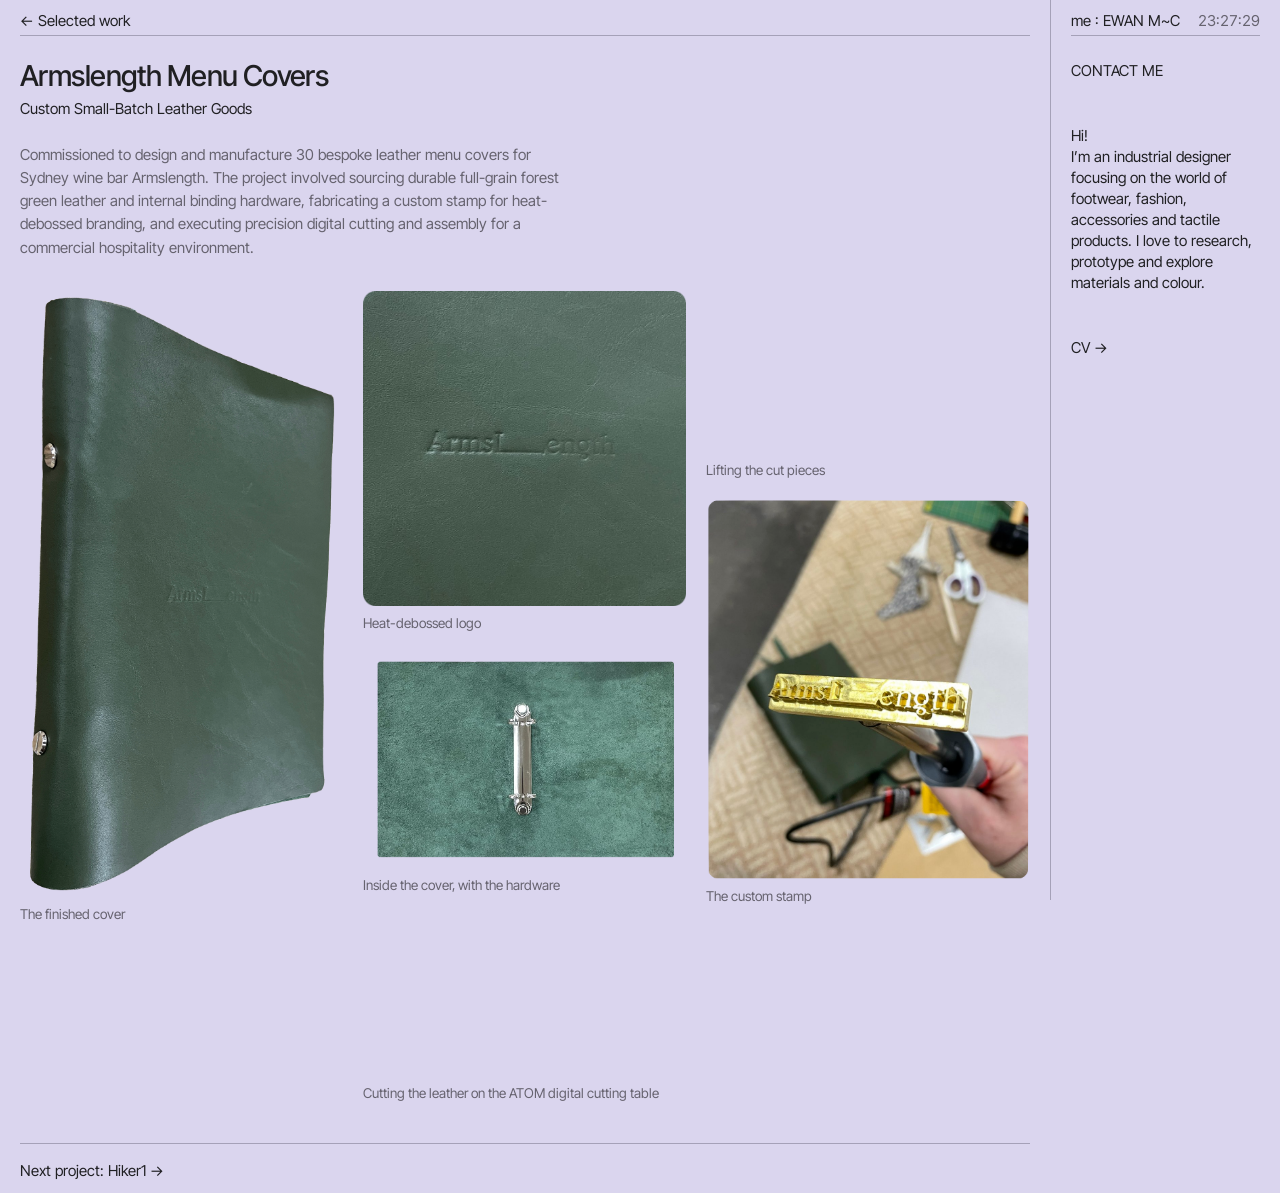
<file: armslength.html>
<!doctype html>
<html lang="en"><head><meta charset="utf-8">
<meta name="viewport" content="width=device-width, initial-scale=1">
<title>Armslength Menu Covers</title>
<meta name="description" content="Menu covers made for the restaurant Armslength. I sourced the leather and hardware, made a custom stamp to heat-deboss the logo, and made 30 covers.">
<link rel="preconnect" href="https://fonts.googleapis.com"><link rel="preconnect" href="https://fonts.gstatic.com" crossorigin>
<link href="https://fonts.googleapis.com/css2?family=Inter+Tight:wght@400;500&display=swap" rel="stylesheet">
<link rel="stylesheet" href="style.css">
<style>
.gal{display:block;columns:3;column-gap:20px}
.jr{display:contents}
.gal figure{margin:0 0 20px;break-inside:avoid}
.gal figcaption{margin-top:8px;color:var(--grey);font-size:.9em}
.gal video{display:block;width:100%;height:auto;border-radius:16px}
@media(max-width:800px){.gal{columns:1}}
</style></head>
<body class="project"><div class="shell">
<main class="left"><div class="bar"><a href="index.html">← Selected work</a></div>
<div class="head"><h1>Armslength Menu Covers</h1><p class="cat">Custom Small-Batch Leather Goods</p><p class="desc">Commissioned to design and manufacture 30 bespoke leather menu covers for Sydney wine bar Armslength. The project involved sourcing durable full-grain forest green leather and internal binding hardware, fabricating a custom stamp for heat-debossed branding, and executing precision digital cutting and assembly for a commercial hospitality environment.</p></div>
<div class="gal">
<div class="jr"><figure style="--ar:0.75"><span class="img"><img src="images/armslength-hero.jpg" alt="Finished green leather menu cover with the Armslength logo and two silver screw posts" loading="lazy"></span><figcaption>The finished cover</figcaption></figure><figure style="--ar:0.7093"><span class="img"><img src="images/armslength-detail.jpg" alt="Close-up of the Armslength logo heat-debossed into green leather" loading="lazy"></span><figcaption>Heat-debossed logo</figcaption></figure><figure style="--ar:0.75"><span class="img"><img src="images/armslength-inside.jpg" alt="Inside of a menu cover showing green lining and the ring binder hardware" loading="lazy"></span><figcaption>Inside the cover, with the hardware</figcaption></figure></div>
<div class="jr"><figure style="--ar:0.5625"><video src="images/armslength-cutting-1.mp4" autoplay muted loop playsinline preload="metadata" aria-label="Digital cutting table cutting green leather"></video><figcaption>Cutting the leather on the ATOM digital cutting table</figcaption></figure><figure style="--ar:0.5625"><video src="images/armslength-cutting-2.mp4" autoplay muted loop playsinline preload="metadata" aria-label="Cut leather pieces being lifted from the cutting table"></video><figcaption>Lifting the cut pieces</figcaption></figure><figure style="--ar:0.7653"><span class="img"><img src="images/armslength-stamp.jpg" alt="Hand holding the custom stamp used to heat-deboss the logo" loading="lazy"></span><figcaption>The custom stamp</figcaption></figure></div>
</div>
<div class="bar end"><a href="hiker.html">Next project: Hiker1 →</a></div></main>
<aside id="panel" class="panel"></aside>
</div><script src="site.js" defer></script></body></html>
</file>
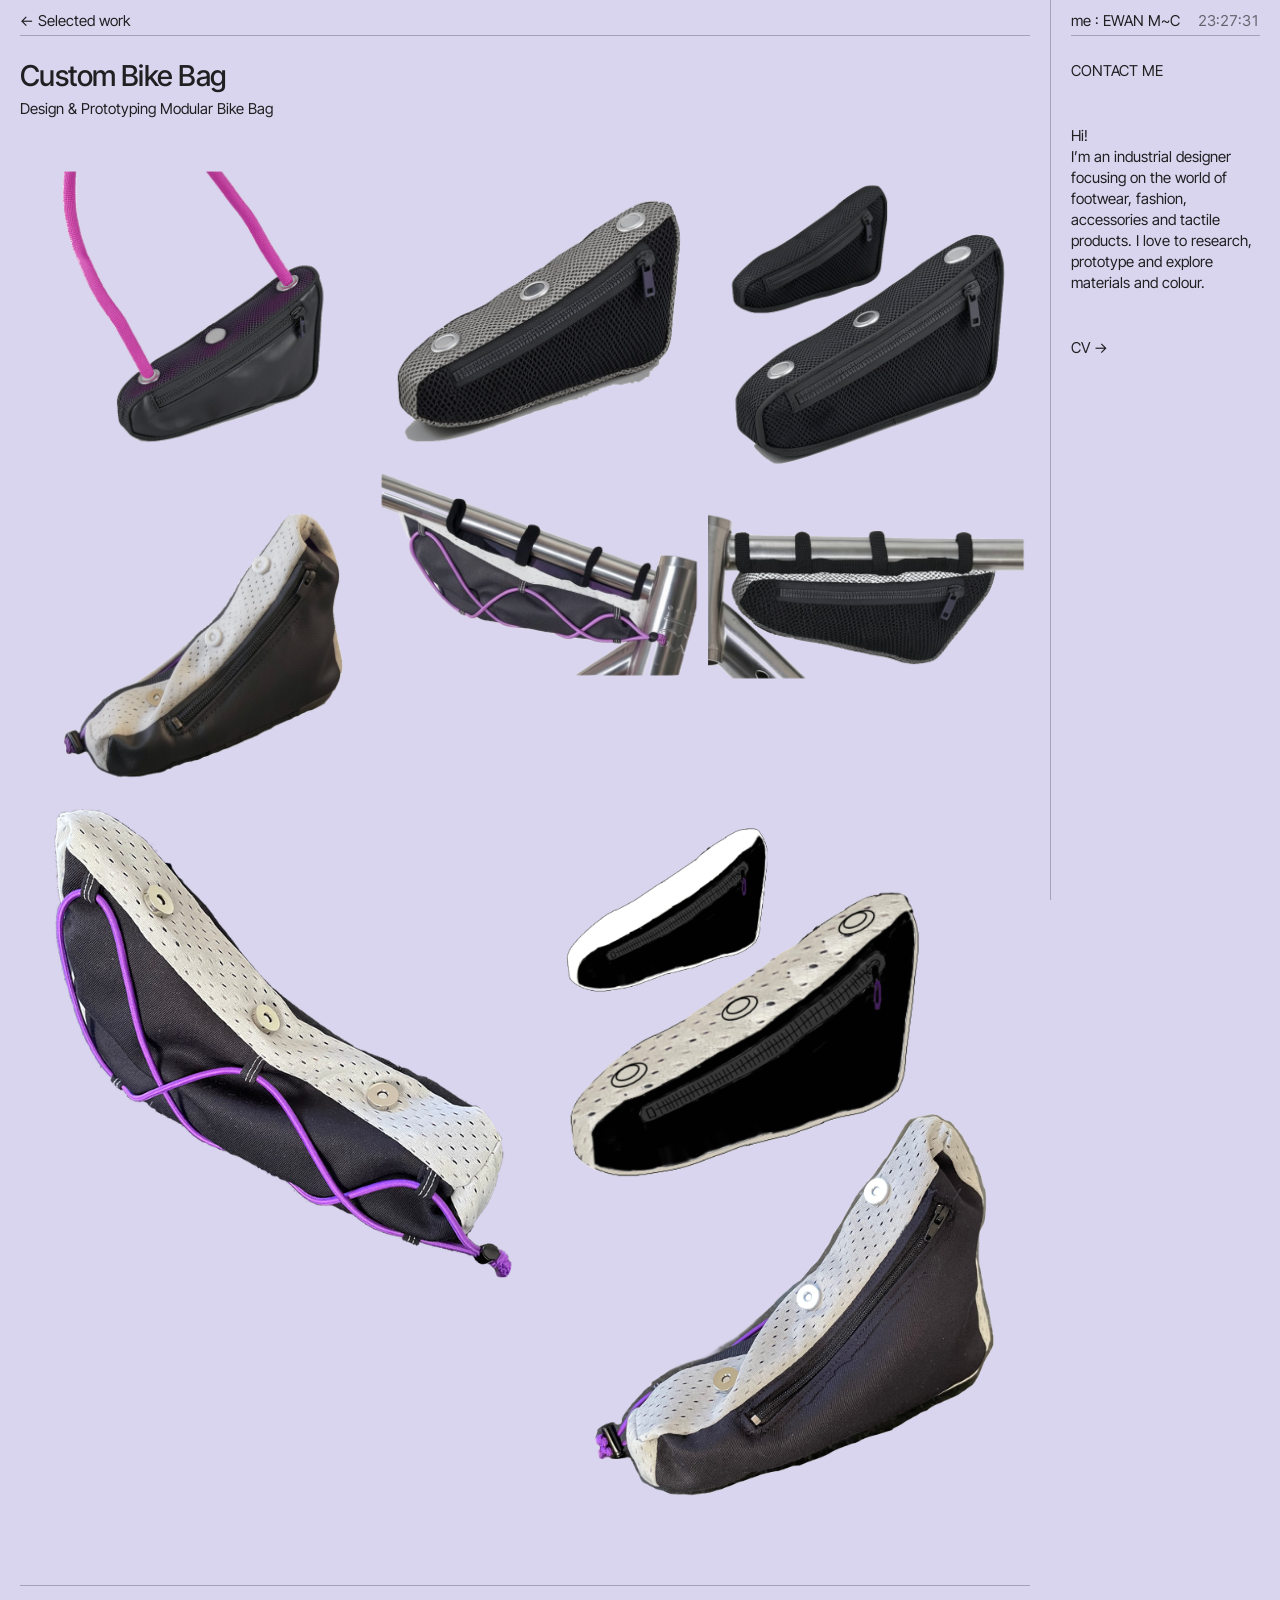
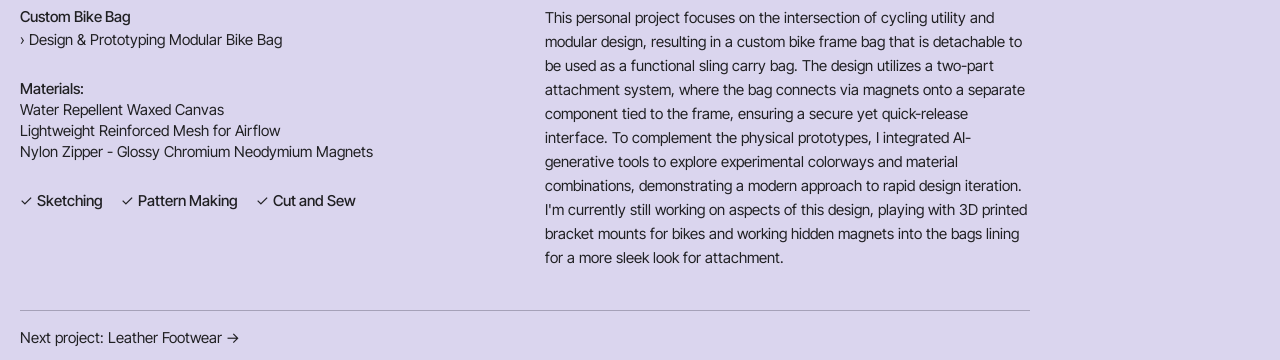
<file: bikebag.html>
<!doctype html>
<html lang="en"><head><meta charset="utf-8">
<meta name="viewport" content="width=device-width, initial-scale=1">
<title>Custom Bike Bag</title>
<meta name="description" content="This personal project focuses on the intersection of cycling utility and modular design, resulting in a custom bike frame bag that is detachable to be">
<link rel="preconnect" href="https://fonts.googleapis.com"><link rel="preconnect" href="https://fonts.gstatic.com" crossorigin>
<link href="https://fonts.googleapis.com/css2?family=Inter+Tight:wght@400;500&display=swap" rel="stylesheet">
<link rel="stylesheet" href="style.css">
<link rel="stylesheet" href="project.css"></head>
<body class="project"><div class="shell">
<main class="left"><div class="bar"><a href="index.html">← Selected work</a></div>
<div class="head"><h1>Custom Bike Bag</h1><p class="cat">Design &amp; Prototyping Modular Bike Bag</p></div>
<div class="gal">
  <!-- First row: 1 image -->
  <span class="img" data-file="images/bikebag-1.jpg"><img src="images/bikebag-1.jpg" alt="" onerror="this.parentNode.classList.add('missing')"></span>
  <!-- Second row: 2 images -->
  <div class="pair">
    <span class="img" data-file="images/bikebag-2.jpg"><img src="images/bikebag-2.jpg" alt="" onerror="this.parentNode.classList.add('missing')"></span>
    <span class="img" data-file="images/bikebag-3.jpg"><img src="images/bikebag-3.jpg" alt="" onerror="this.parentNode.classList.add('missing')"></span>
  </div>
</div>
<section class="detail">
<div class="facts"><h2>Custom Bike Bag</h2><p class="sub">Design &amp; Prototyping Modular Bike Bag</p>
<p class="specs"><span style="font-weight:500">Materials:</span><br>Water Repellent Waxed Canvas<br>Lightweight Reinforced Mesh for Airflow<br>Nylon Zipper - Glossy Chromium Neodymium Magnets</p>
<ul class="skills"><li>Sketching</li><li>Pattern Making</li><li>Cut and Sew</li></ul></div>
<p class="about">This personal project focuses on the intersection of cycling utility and modular design, resulting in a custom bike frame bag that is detachable to be used as a functional sling carry bag. The design utilizes a two-part attachment system, where the bag connects via magnets onto a separate component tied to the frame, ensuring a secure yet quick-release interface. To complement the physical prototypes, I integrated AI-generative tools to explore experimental colorways and material combinations, demonstrating a modern approach to rapid design iteration.<br>I'm currently still working on aspects of this design, playing with 3D printed bracket mounts for bikes and working hidden magnets into the bags lining for a more sleek look for attachment.</p>
</section>
<div class="bar end"><a href="leatherfootwear.html">Next project: Leather Footwear →</a></div></main>
<aside id="panel" class="panel"></aside>
</div><script src="site.js" defer></script><script src="slideshow.js" defer></script></body></html>
</file>
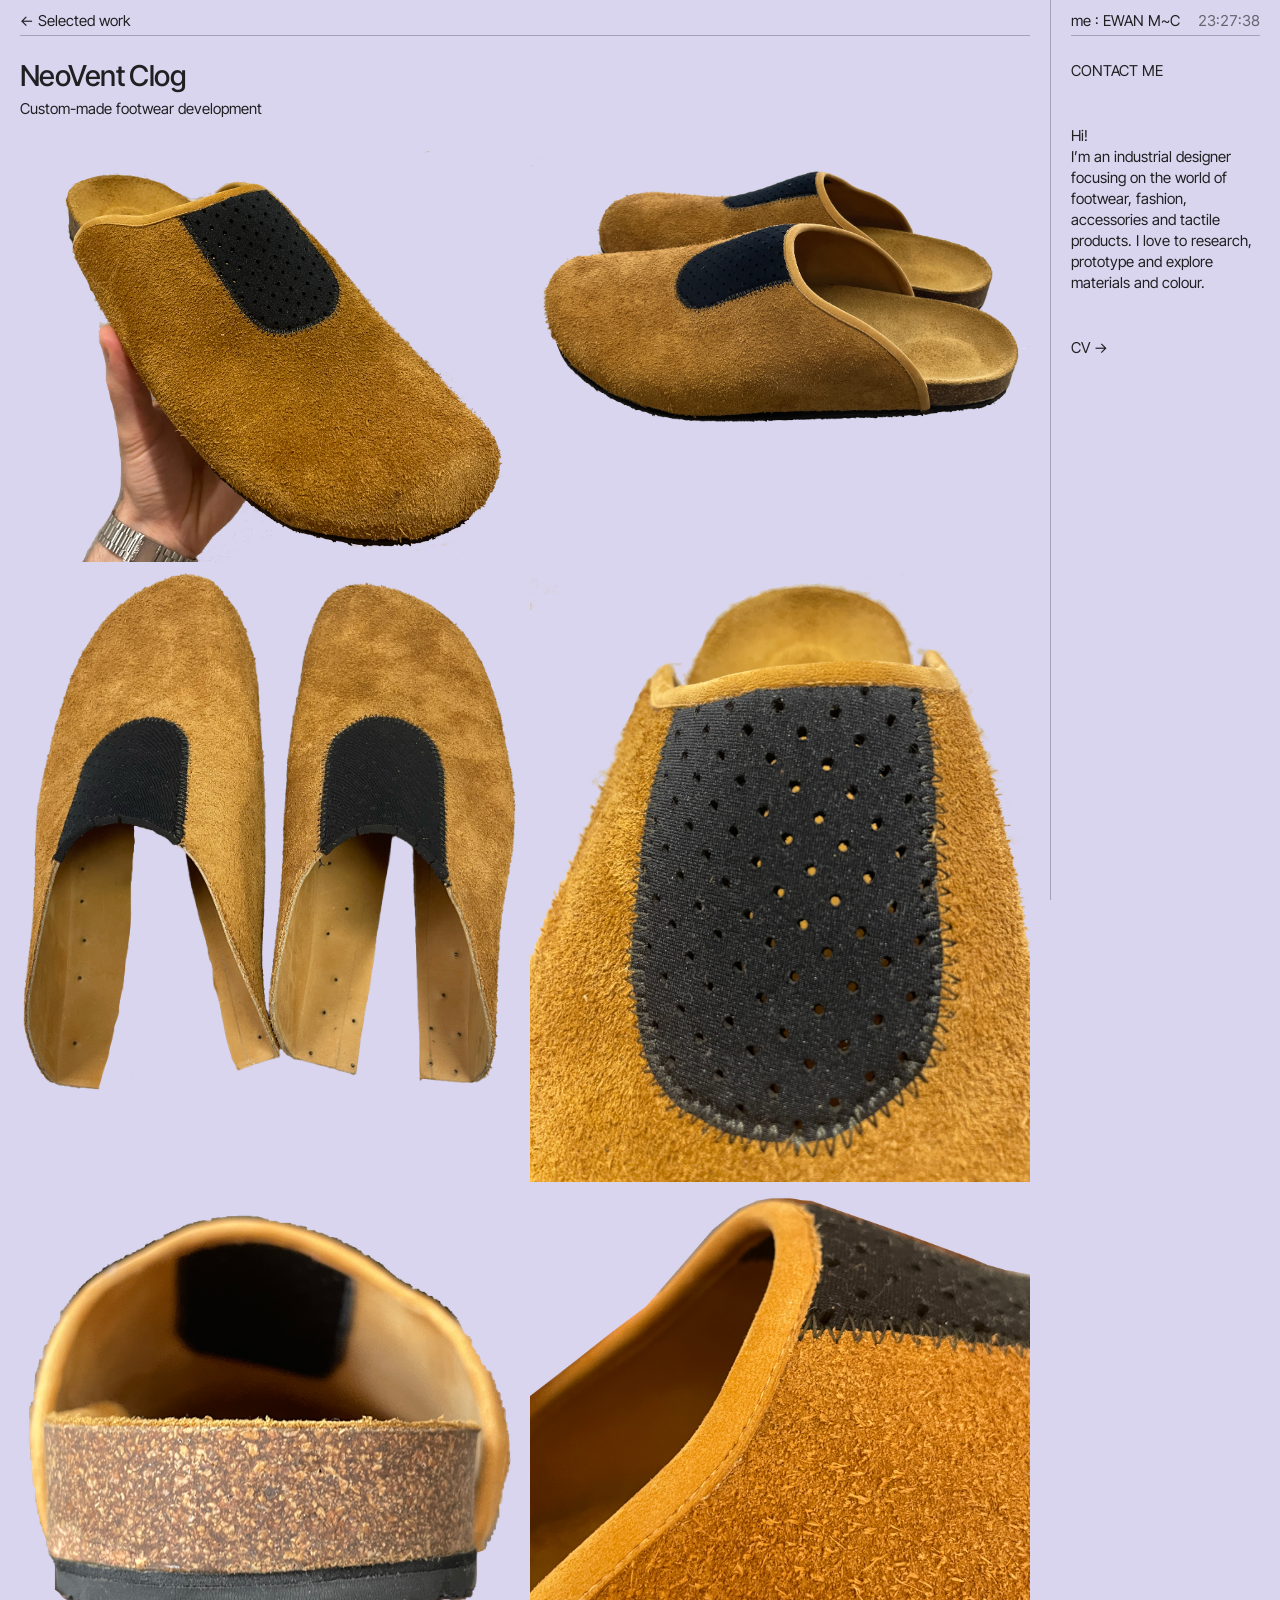
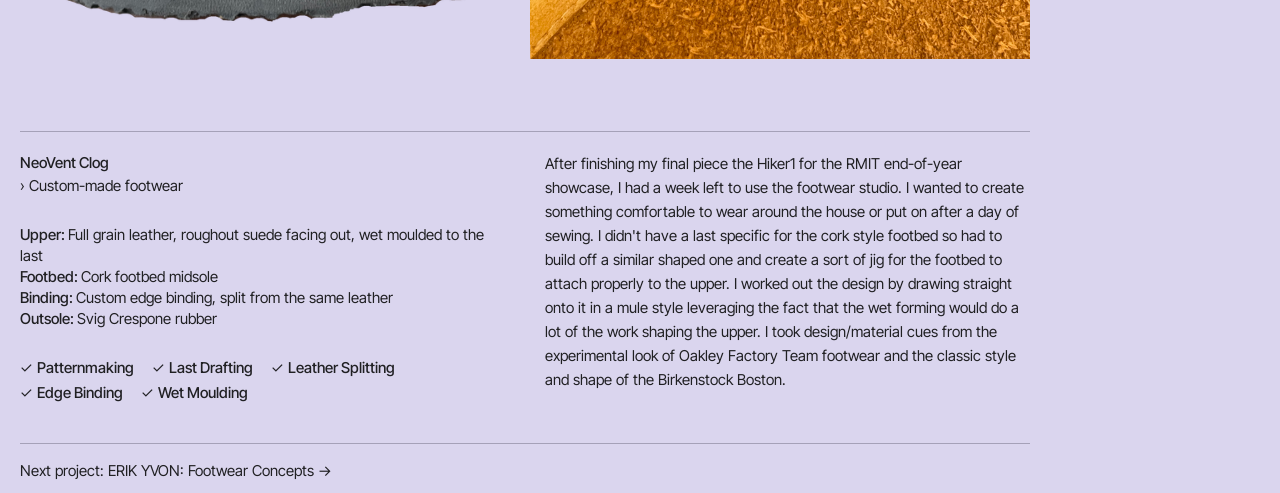
<file: clog.html>
<!doctype html>
<html lang="en"><head><meta charset="utf-8">
<meta name="viewport" content="width=device-width, initial-scale=1">
<title>NeoVent Clog</title>
<meta name="description" content="Developed as part of my final studies at RMIT and featured in the end-of-year showcase, this project draws inspiration from the rugged, experimental aesthetic of Oakley Factory Team footwear and the timeless silhouette of the Birkenstock Boston.">
<link rel="preconnect" href="https://fonts.googleapis.com"><link rel="preconnect" href="https://fonts.gstatic.com" crossorigin>
<link href="https://fonts.googleapis.com/css2?family=Inter+Tight:wght@400;500&display=swap" rel="stylesheet">
<link rel="stylesheet" href="style.css">
<link rel="stylesheet" href="project.css"></head>
<body class="project"><div class="shell">
<main class="left"><div class="bar"><a href="index.html">← Selected work</a></div>
<div class="head"><h1>NeoVent Clog</h1><p class="cat">Custom-made footwear development</p></div>
<div class="gal">
  <!-- First row: 2 images -->
  <div class="pair">
    <span class="img" data-file="images/clog-1.jpg"><img src="images/clog-1.jpg" alt="" onerror="this.parentNode.classList.add('missing')"></span>
    <span class="img" data-file="images/clog-2.jpg"><img src="images/clog-2.jpg" alt="" onerror="this.parentNode.classList.add('missing')"></span>
  </div>
  <!-- Second row: 2 images -->
  <div class="pair">
    <span class="img" data-file="images/clog-3.jpg"><img src="images/clog-3.jpg" alt="" onerror="this.parentNode.classList.add('missing')"></span>
    <span class="img" data-file="images/clog-4.jpg"><img src="images/clog-4.jpg" alt="" onerror="this.parentNode.classList.add('missing')"></span>
  </div>
  <!-- Third row: 2 images -->
  <div class="pair">
    <span class="img" data-file="images/clog-5.jpg"><img src="images/clog-5.jpg" alt="" onerror="this.parentNode.classList.add('missing')"></span>
    <span class="img" data-file="images/clog-6.jpg"><img src="images/clog-6.jpg" alt="" onerror="this.parentNode.classList.add('missing')"></span>
  </div>
</div>
<section class="detail">
<div class="facts"><h2>NeoVent Clog</h2><p class="sub">Custom-made footwear</p>
<dl class="specs"><div><dt>Upper</dt><dd>Full grain leather, roughout suede facing out, wet moulded to the last</dd></div><div><dt>Footbed</dt><dd>Cork footbed midsole</dd></div><div><dt>Binding</dt><dd>Custom edge binding, split from the same leather</dd></div><div><dt>Outsole</dt><dd>Svig Crespone rubber</dd></div></dl>
<ul class="skills"><li>Patternmaking</li><li>Last Drafting</li><li>Leather Splitting</li><li>Edge Binding</li><li>Wet Moulding</li></ul></div>
<p class="about">After finishing my final piece the Hiker1 for the RMIT end-of-year showcase, I had a week left to use the footwear studio. I wanted to create something comfortable to wear around the house or put on after a day of sewing. I didn't have a last specific for the cork style footbed so had to build off a similar shaped one and create a sort of jig for the footbed to attach properly to the upper. I worked out the design by drawing straight onto it in a mule style leveraging the fact that the wet forming would do a lot of the work shaping the upper. I took design/material cues from the experimental look of Oakley Factory Team footwear and the classic style and shape of the Birkenstock Boston.</p>
</section>
<div class="bar end"><a href="erikyvon.html">Next project: ERIK YVON: Footwear Concepts →</a></div></main>
<aside id="panel" class="panel"></aside>
</div><script src="site.js" defer></script><script src="slideshow.js" defer></script></body></html>
</file>
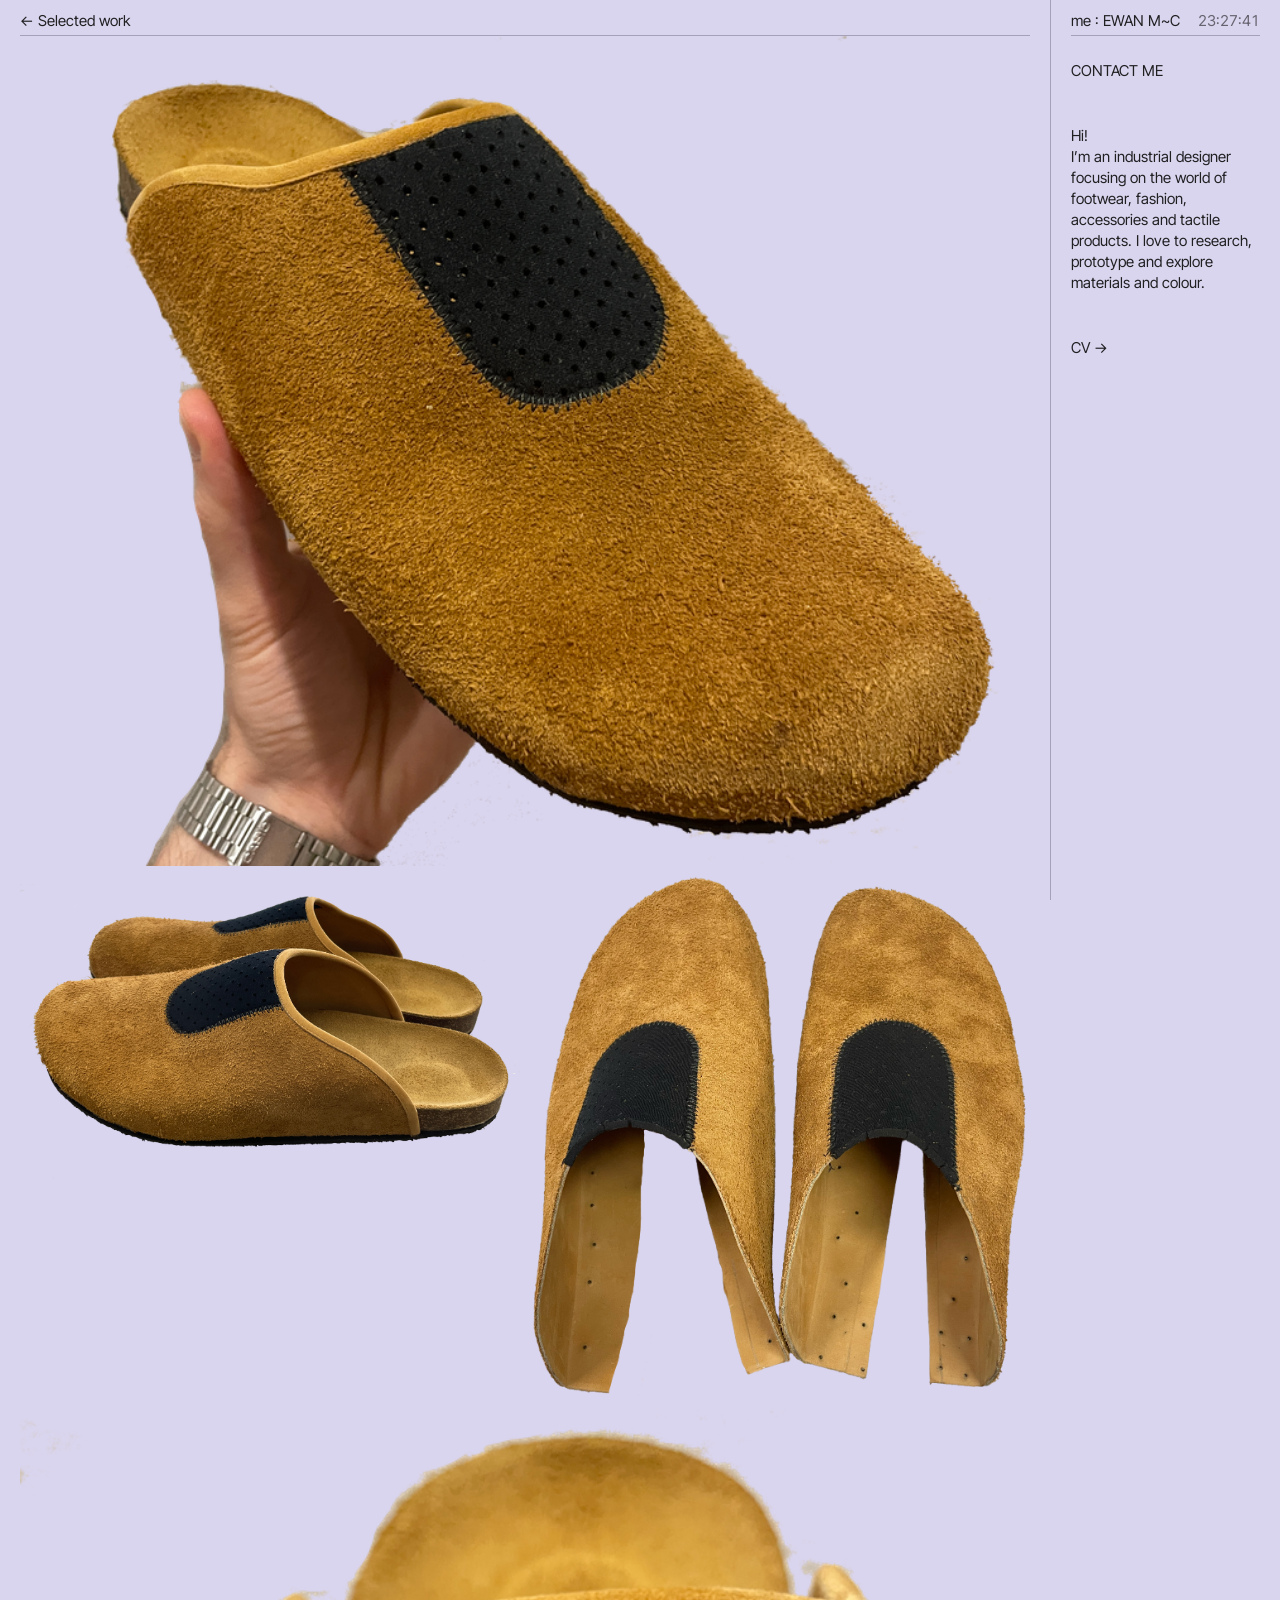
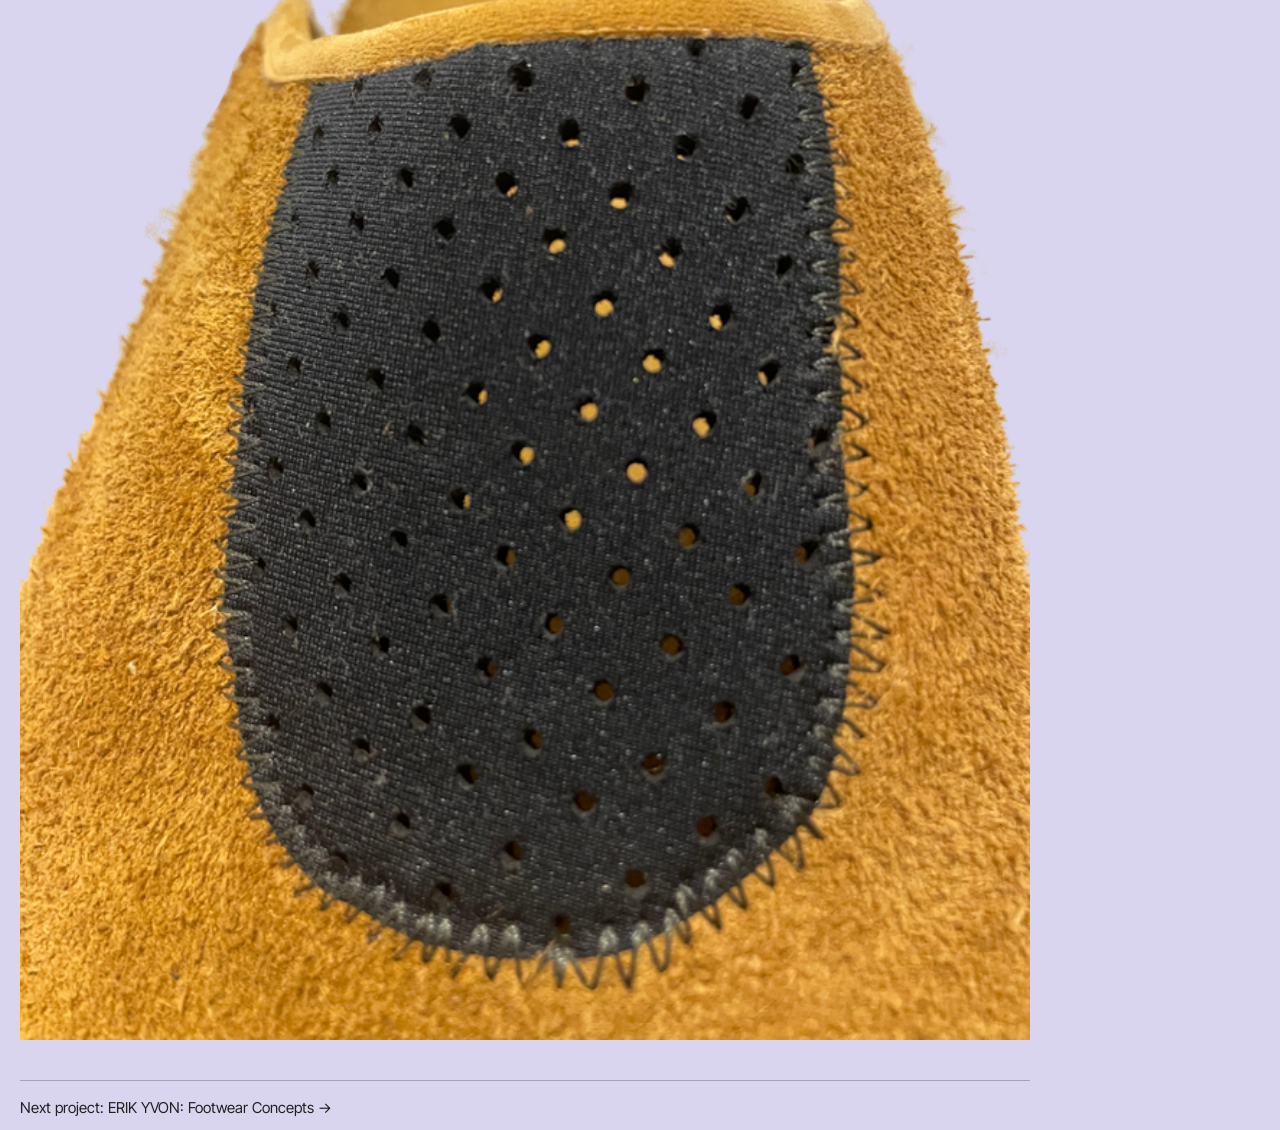
<file: clog2.html>
<!doctype html>
<html lang="en"><head><meta charset="utf-8">
<meta name="viewport" content="width=device-width, initial-scale=1">
<title>NeoVent Clog</title>
<meta name="description" content="Developed as part of my final studies at RMIT and featured in the end-of-year showcase, this project draws inspiration from the rugged, experimental a">
<link rel="preconnect" href="https://fonts.googleapis.com"><link rel="preconnect" href="https://fonts.gstatic.com" crossorigin>
<link href="https://fonts.googleapis.com/css2?family=Inter+Tight:wght@400;500&display=swap" rel="stylesheet">
<link rel="stylesheet" href="style.css"></head>
<body class="project"><div class="shell">
<main class="left"><div class="bar"><a href="index.html">← Selected work</a></div>
<div class="gal"><span class="img" data-file="images/clog-1.jpg"><img src="images/clog-1.jpg" alt="" onerror="this.parentNode.classList.add('missing')"></span><div class="pair"><span class="img" data-file="images/clog-2.jpg"><img src="images/clog-2.jpg" alt="" onerror="this.parentNode.classList.add('missing')"></span><span class="img" data-file="images/clog-3.jpg"><img src="images/clog-3.jpg" alt="" onerror="this.parentNode.classList.add('missing')"></span></div><span class="img" data-file="images/clog-4.jpg"><img src="images/clog-4.jpg" alt="" onerror="this.parentNode.classList.add('missing')"></span></div>
<meta name="description" content="Developed as part of my final studies at RMIT and featured in the end-of-year showcase, this project draws inspiration from the rugged, experimental a">
<div class="bar end"><a href="erikyvon.html">Next project: ERIK YVON: Footwear Concepts →</a></div></main>
<aside id="panel" class="panel"></aside>
</div><script src="site.js" defer></script></body></html>
</file>
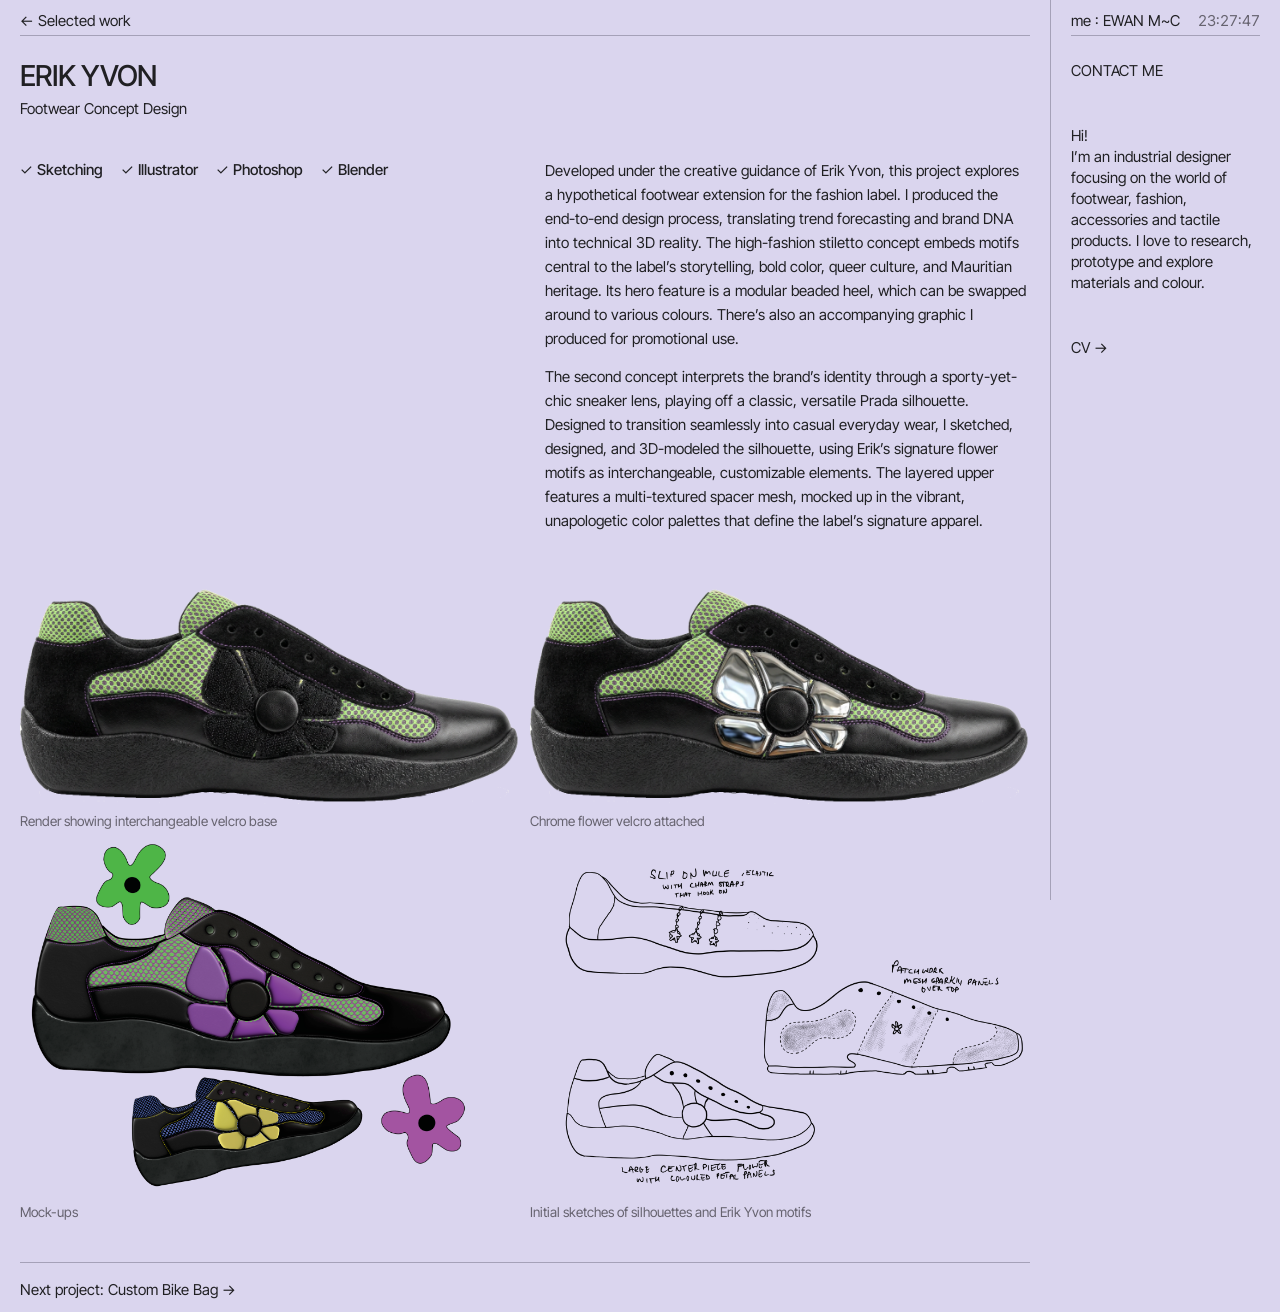
<file: erikyvon (1).html>
<!doctype html>
<html lang="en"><head><meta charset="utf-8">
<meta name="viewport" content="width=device-width, initial-scale=1">
<title>ERIK YVON</title>
<meta name="description" content="Developed under the creative guidance of Erik Yvon, this project explores a hypothetical footwear extension for the fashion label.">
<link rel="preconnect" href="https://fonts.googleapis.com"><link rel="preconnect" href="https://fonts.gstatic.com" crossorigin>
<link href="https://fonts.googleapis.com/css2?family=Inter+Tight:wght@400;500&display=swap" rel="stylesheet">
<link rel="stylesheet" href="style.css">
<link rel="stylesheet" href="project.css">
<style>
.gal figure{margin:0}
.gal figcaption{margin-top:8px;color:var(--grey);font-size:.9em}
.about p{margin:0 0 14px}
</style></head>
<body class="project"><div class="shell">
<main class="left"><div class="bar"><a href="index.html">← Selected work</a></div>
<div class="head"><h1>ERIK YVON</h1><p class="cat">Footwear Concept Design</p></div>
<section class="detail" style="margin:8px 0 40px;padding-top:0;border-top:0">
<div class="facts"><ul class="skills" style="margin-top:0"><li>Sketching</li><li>Illustrator</li><li>Photoshop</li><li>Blender</li></ul></div>
<div class="about"><p>Developed under the creative guidance of Erik Yvon, this project explores a hypothetical footwear extension for the fashion label. I produced the end-to-end design process, translating trend forecasting and brand DNA into technical 3D reality. The high-fashion stiletto concept embeds motifs central to the label’s storytelling, bold color, queer culture, and Mauritian heritage. Its hero feature is a modular beaded heel, which can be swapped around to various colours. There’s also an accompanying graphic I produced for promotional use.</p><p>The second concept interprets the brand’s identity through a sporty-yet-chic sneaker lens, playing off a classic, versatile Prada silhouette. Designed to transition seamlessly into casual everyday wear, I sketched, designed, and 3D-modeled the silhouette, using Erik’s signature flower motifs as interchangeable, customizable elements. The layered upper features a multi-textured spacer mesh, mocked up in the vibrant, unapologetic color palettes that define the label’s signature apparel.</p></div>
</section>
<div class="gal">
  <!-- First row: 2 images -->
  <div class="pair">
    <figure><span class="img" data-file="images/erikyvon-1.jpg"><img src="images/erikyvon-1.jpg" alt="Render of the shoe showing an interchangeable velcro base" onerror="this.parentNode.classList.add('missing')"></span><figcaption>Render showing interchangeable velcro base</figcaption></figure>
    <figure><span class="img" data-file="images/erikyvon-2.jpg"><img src="images/erikyvon-2.jpg" alt="Chrome flower velcro attached to the shoe" onerror="this.parentNode.classList.add('missing')"></span><figcaption>Chrome flower velcro attached</figcaption></figure>
  </div>
  <!-- Second row: 2 images -->
  <div class="pair">
    <figure><span class="img" data-file="images/erikyvon-3.jpg"><img src="images/erikyvon-3.jpg" alt="Mock-ups of the concepts in the brand’s colour palettes" onerror="this.parentNode.classList.add('missing')"></span><figcaption>Mock-ups</figcaption></figure>
    <figure><span class="img" data-file="images/erikyvon-4.jpg"><img src="images/erikyvon-4.jpg" alt="Initial sketches of silhouettes and Erik Yvon motifs" onerror="this.parentNode.classList.add('missing')"></span><figcaption>Initial sketches of silhouettes and Erik Yvon motifs</figcaption></figure>
  </div>
</div>
<div class="bar end"><a href="bikebag.html">Next project: Custom Bike Bag →</a></div></main>
<aside id="panel" class="panel"></aside>
</div><script src="site.js" defer></script><script src="slideshow.js" defer></script></body></html>
</file>
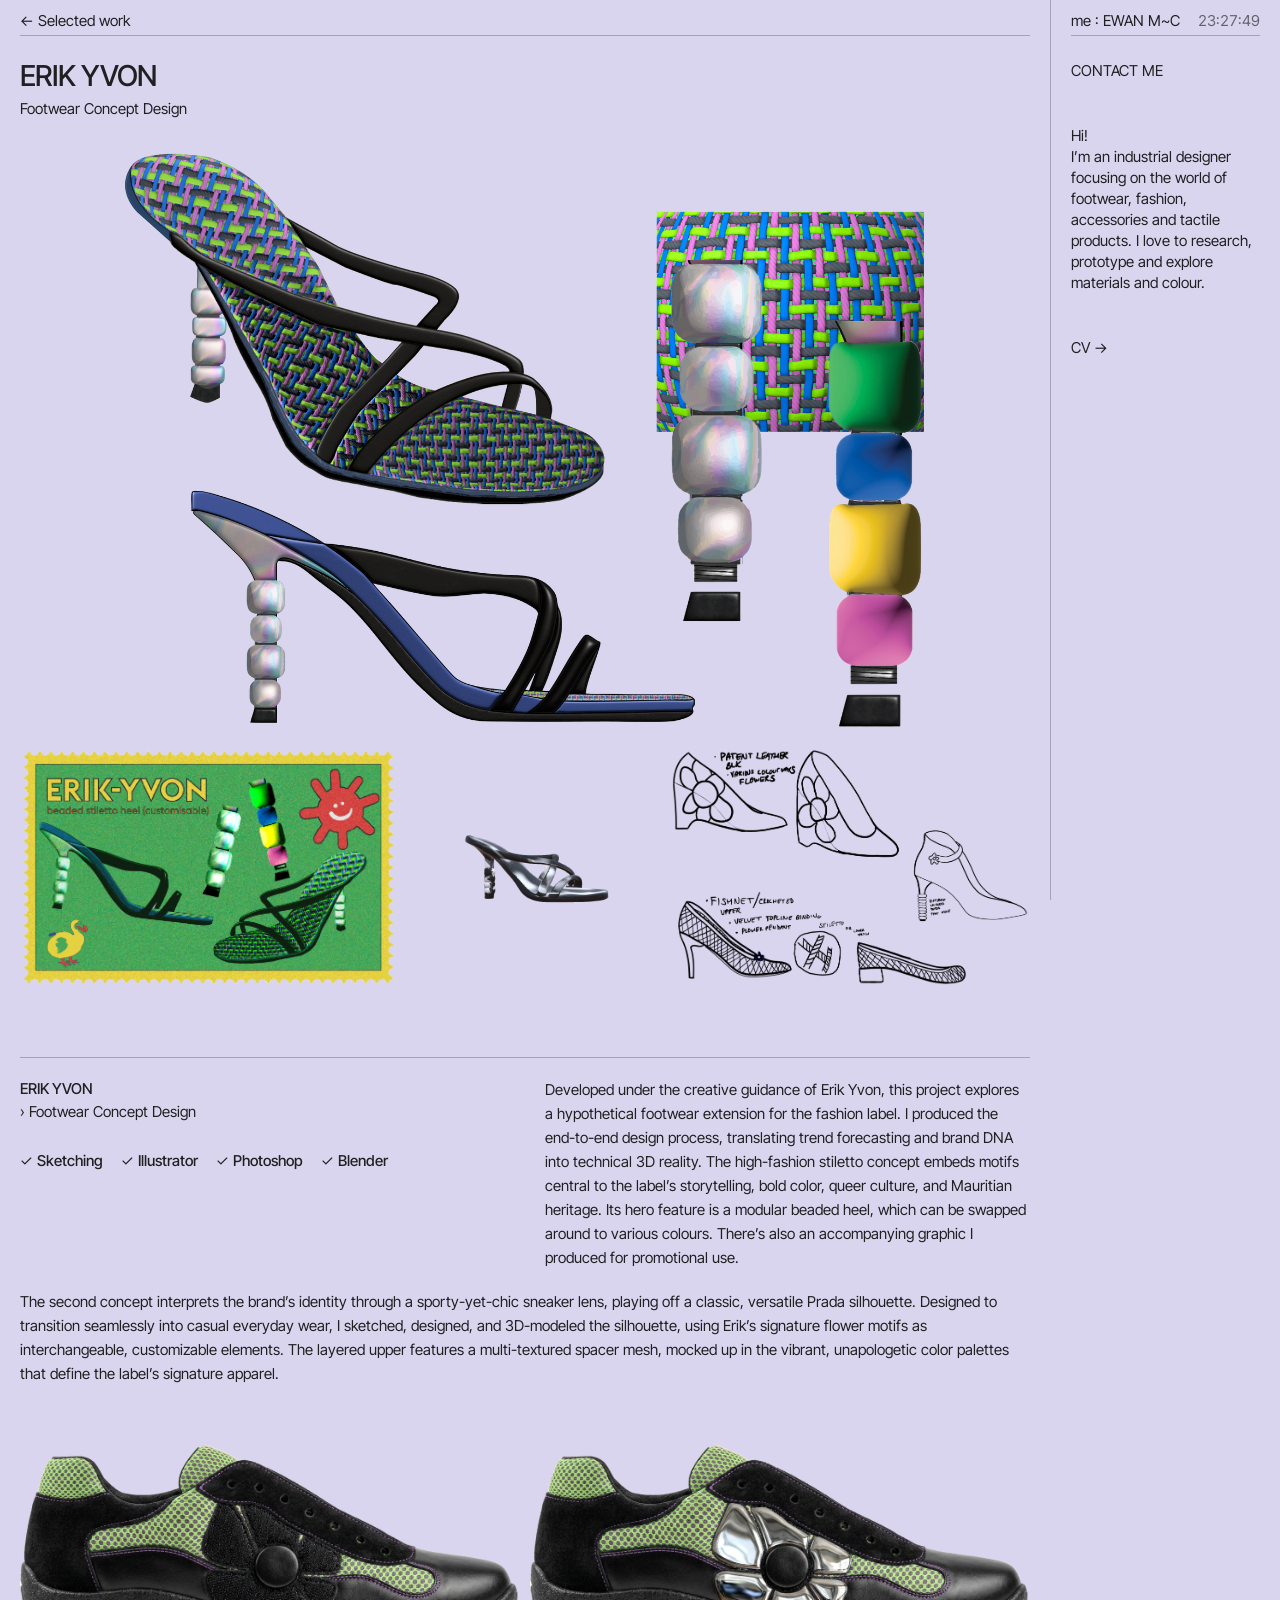
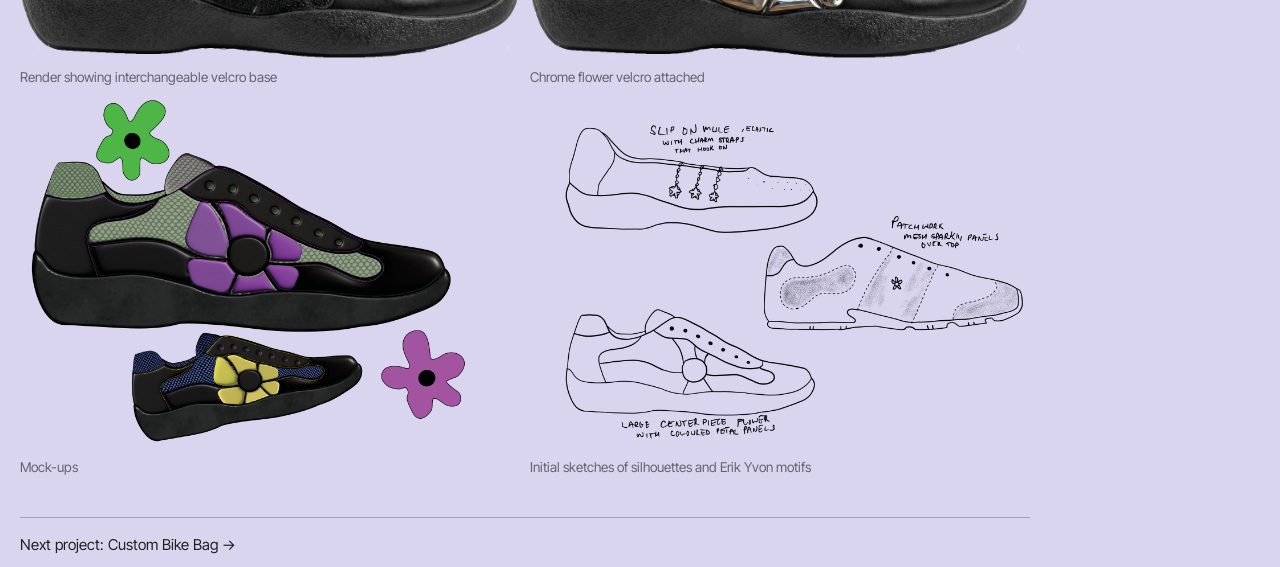
<file: erikyvon.html>
<!doctype html>
<html lang="en"><head><meta charset="utf-8">
<meta name="viewport" content="width=device-width, initial-scale=1">
<title>ERIK YVON</title>
<meta name="description" content="Developed under the creative guidance of Erik Yvon, this project explores a hypothetical footwear extension for the fashion label.">
<link rel="preconnect" href="https://fonts.googleapis.com"><link rel="preconnect" href="https://fonts.gstatic.com" crossorigin>
<link href="https://fonts.googleapis.com/css2?family=Inter+Tight:wght@400;500&display=swap" rel="stylesheet">
<link rel="stylesheet" href="style.css">
<link rel="stylesheet" href="project.css">
<style>
.gal figure{margin:0}
.gal figcaption{margin-top:8px;color:var(--grey);font-size:.9em}
.detail .about p{margin:0}
.jrow{display:flex;gap:20px;align-items:flex-start;margin-top:20px}
.jrow .img{flex:1 1 0;min-width:0}
@media(max-width:800px){.jrow{flex-direction:column}.jrow .img{flex:none;width:100%}}
</style></head>
<body class="project"><div class="shell">
<main class="left"><div class="bar"><a href="index.html">← Selected work</a></div>
<div class="head"><h1>ERIK YVON</h1><p class="cat">Footwear Concept Design</p></div>
<div class="gal" style="max-width:80%;margin:0 auto"><span class="img" data-file="images/erikyvon-hero.jpg"><img src="images/erikyvon-hero.jpg" alt="Stiletto sandal renders showing the modular beaded heel options and woven insole texture" onerror="this.parentNode.classList.add('missing')"></span></div>
<div class="jrow" data-row><span class="img" data-file="images/erikyvon-promo.jpg"><img src="images/erikyvon-promo.jpg" alt="Promotional graphic for the customisable beaded stiletto heel" onerror="this.parentNode.classList.add('missing')"></span><span class="img" data-file="images/erikyvon-heel.gif"><img src="images/erikyvon-heel.gif" alt="Animated render of the sandal with the beaded heel" onerror="this.parentNode.classList.add('missing')"></span><span class="img" data-file="images/erikyvon-sketches.jpg"><img src="images/erikyvon-sketches.jpg" alt="Sketches of heel and shoe concepts" onerror="this.parentNode.classList.add('missing')"></span></div>
<section class="detail" style="row-gap:20px">
<div class="facts"><h2>ERIK YVON</h2><p class="sub">Footwear Concept Design</p>
<ul class="skills"><li>Sketching</li><li>Illustrator</li><li>Photoshop</li><li>Blender</li></ul></div>
<div class="about"><p>Developed under the creative guidance of Erik Yvon, this project explores a hypothetical footwear extension for the fashion label. I produced the end-to-end design process, translating trend forecasting and brand DNA into technical 3D reality. The high-fashion stiletto concept embeds motifs central to the label’s storytelling, bold color, queer culture, and Mauritian heritage. Its hero feature is a modular beaded heel, which can be swapped around to various colours. There’s also an accompanying graphic I produced for promotional use.</p></div>
<div class="about" style="grid-column:1/-1;max-width:none"><p>The second concept interprets the brand’s identity through a sporty-yet-chic sneaker lens, playing off a classic, versatile Prada silhouette. Designed to transition seamlessly into casual everyday wear, I sketched, designed, and 3D-modeled the silhouette, using Erik’s signature flower motifs as interchangeable, customizable elements. The layered upper features a multi-textured spacer mesh, mocked up in the vibrant, unapologetic color palettes that define the label’s signature apparel.</p></div>
</section>
<div class="gal" style="margin-top:56px">
  <!-- First row: 2 images -->
  <div class="pair">
    <figure><span class="img" data-file="images/erikyvon-1.jpg"><img src="images/erikyvon-1.jpg" alt="Render of the sneaker showing an interchangeable velcro base" onerror="this.parentNode.classList.add('missing')"></span><figcaption>Render showing interchangeable velcro base</figcaption></figure>
    <figure><span class="img" data-file="images/erikyvon-2.jpg"><img src="images/erikyvon-2.jpg" alt="Chrome flower velcro attached to the sneaker" onerror="this.parentNode.classList.add('missing')"></span><figcaption>Chrome flower velcro attached</figcaption></figure>
  </div>
  <!-- Second row: 2 images -->
  <div class="pair">
    <figure><span class="img" data-file="images/erikyvon-3.jpg"><img src="images/erikyvon-3.jpg" alt="Mock-ups of the sneaker in different colour palettes" onerror="this.parentNode.classList.add('missing')"></span><figcaption>Mock-ups</figcaption></figure>
    <figure><span class="img" data-file="images/erikyvon-4.jpg"><img src="images/erikyvon-4.jpg" alt="Initial sketches of silhouettes and Erik Yvon motifs" onerror="this.parentNode.classList.add('missing')"></span><figcaption>Initial sketches of silhouettes and Erik Yvon motifs</figcaption></figure>
  </div>
</div>
<div class="bar end"><a href="bikebag.html">Next project: Custom Bike Bag →</a></div></main>
<aside id="panel" class="panel"></aside>
</div>
<script src="site.js" defer></script>
<script>
// Puts the row of small images at one height so the row fills the width (works with photos and GIFs).
(function () {
  document.querySelectorAll('[data-row]').forEach(function (row) {
    var items = [].slice.call(row.children), gap = 20;
    function ratio(el) {
      if (el.classList.contains('missing')) return 4 / 3;
      var m = el.querySelector('img');
      return m && m.naturalWidth ? m.naturalWidth / m.naturalHeight : 0;
    }
    function layout() {
      var W = Math.floor(row.getBoundingClientRect().width) - 1;
      if (W < 700) { items.forEach(function (el) { el.style.flex = ''; el.style.width = ''; }); return; }
      var rs = items.map(ratio);
      if (rs.some(function (r) { return !r; })) return;
      var sum = rs.reduce(function (a, b) { return a + b; }, 0);
      var h = (W - gap * (items.length - 1)) / sum;
      items.forEach(function (el, i) { el.style.flex = 'none'; el.style.width = Math.floor(rs[i] * h * 10) / 10 + 'px'; });
    }
    items.forEach(function (el) {
      var m = el.querySelector('img');
      if (m) { m.addEventListener('load', layout); m.addEventListener('error', function () { setTimeout(layout, 0); }); }
    });
    window.addEventListener('resize', layout);
    layout();
  });
})();
</script>
</body></html>
</file>
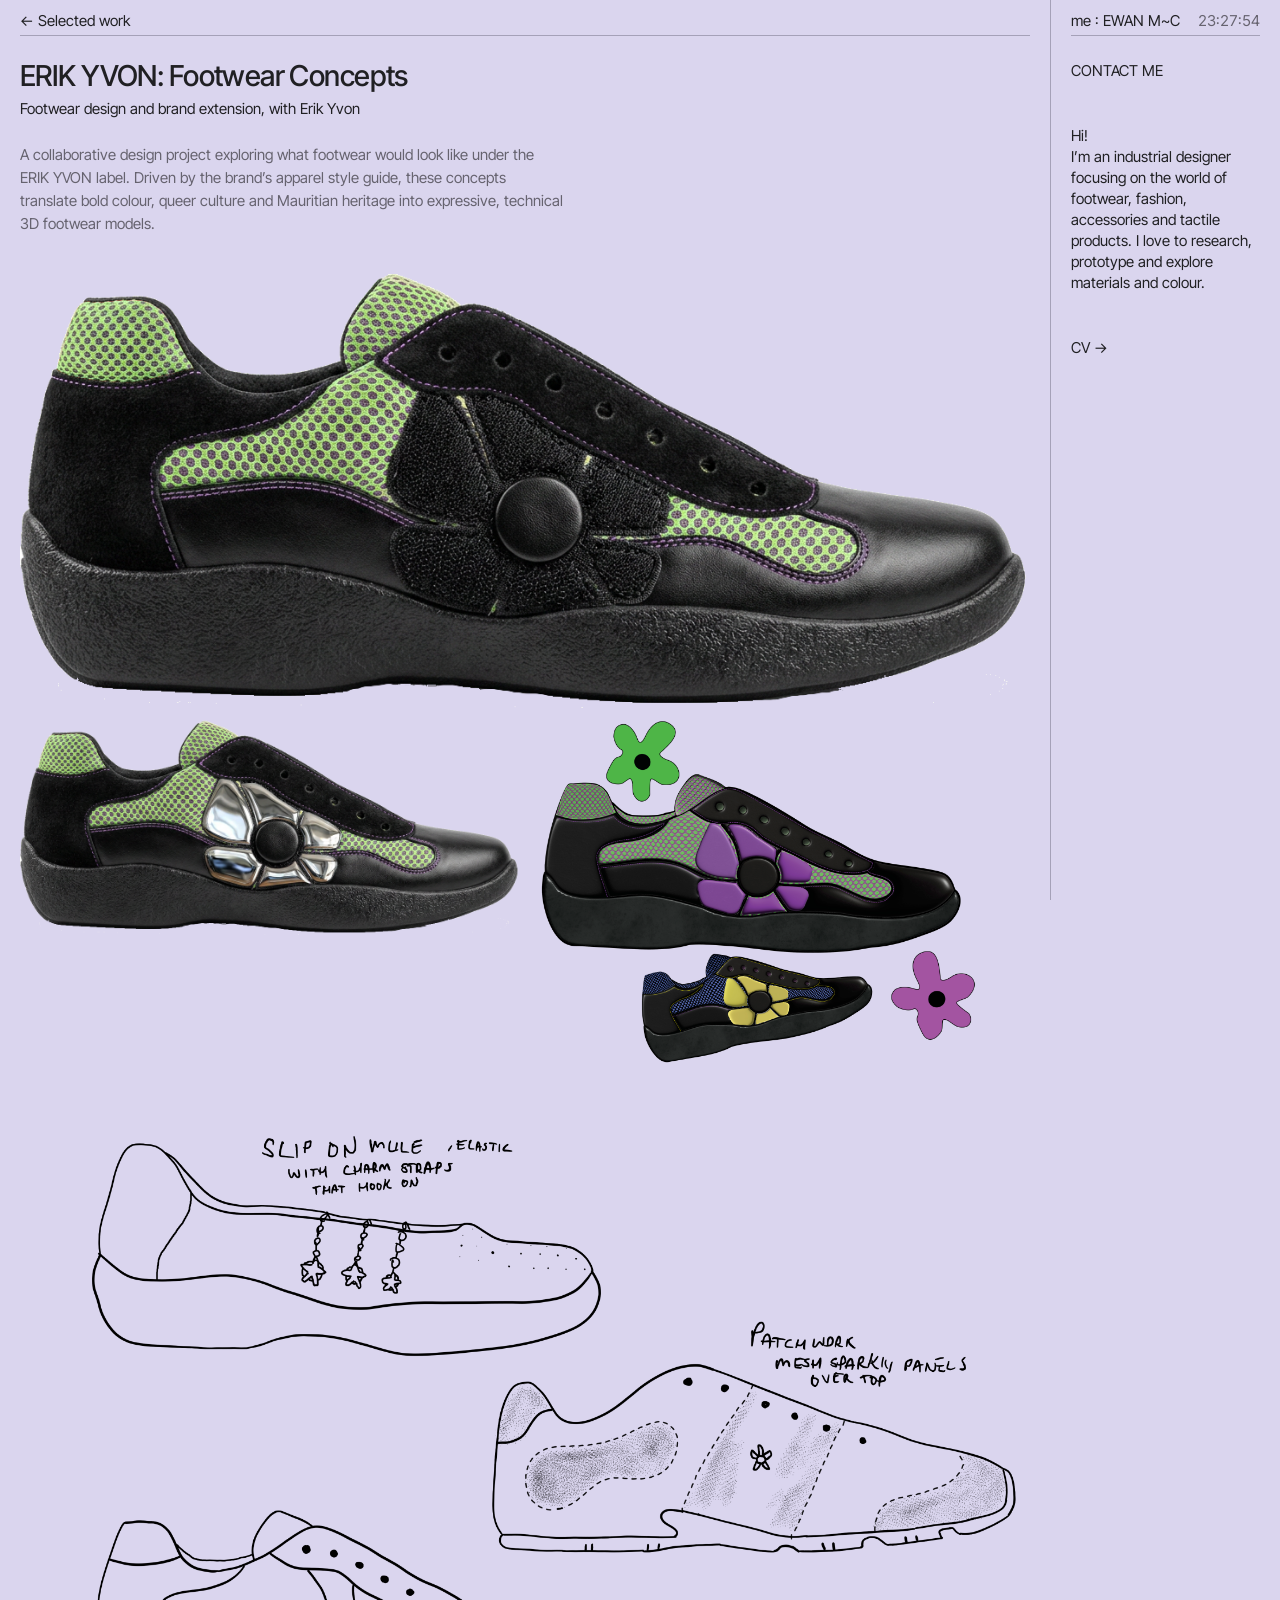
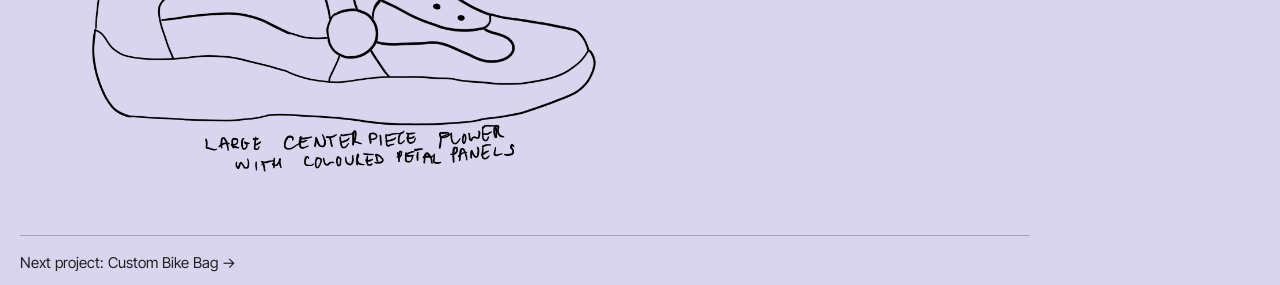
<file: erikyvonog.html>
<!doctype html>
<html lang="en"><head><meta charset="utf-8">
<meta name="viewport" content="width=device-width, initial-scale=1">
<title>ERIK YVON: Footwear Concepts</title>
<meta name="description" content="A collaborative design project exploring what footwear would look like under the ERIK YVON label. Driven by the brand’s apparel style guide, these con">
<link rel="preconnect" href="https://fonts.googleapis.com"><link rel="preconnect" href="https://fonts.gstatic.com" crossorigin>
<link href="https://fonts.googleapis.com/css2?family=Inter+Tight:wght@400;500&display=swap" rel="stylesheet">
<link rel="stylesheet" href="style.css"></head>
<body class="project"><div class="shell">
<main class="left"><div class="bar"><a href="index.html">← Selected work</a></div>
<div class="head"><h1>ERIK YVON: Footwear Concepts</h1><p class="cat">Footwear design and brand extension, with Erik Yvon</p><p class="desc">A collaborative design project exploring what footwear would look like under the ERIK YVON label. Driven by the brand’s apparel style guide, these concepts translate bold colour, queer culture and Mauritian heritage into expressive, technical 3D footwear models.</p></div>
<div class="gal"><span class="img" data-file="images/erikyvon-1.jpg"><img src="images/erikyvon-1.jpg" alt="" onerror="this.parentNode.classList.add('missing')"></span><div class="pair"><span class="img" data-file="images/erikyvon-2.jpg"><img src="images/erikyvon-2.jpg" alt="" onerror="this.parentNode.classList.add('missing')"></span><span class="img" data-file="images/erikyvon-3.jpg"><img src="images/erikyvon-3.jpg" alt="" onerror="this.parentNode.classList.add('missing')"></span></div><span class="img" data-file="images/erikyvon-4.jpg"><img src="images/erikyvon-4.jpg" alt="" onerror="this.parentNode.classList.add('missing')"></span></div>
<div class="bar end"><a href="bikebag.html">Next project: Custom Bike Bag →</a></div></main>
<aside id="panel" class="panel"></aside>
</div><script src="site.js" defer></script></body></html>
</file>
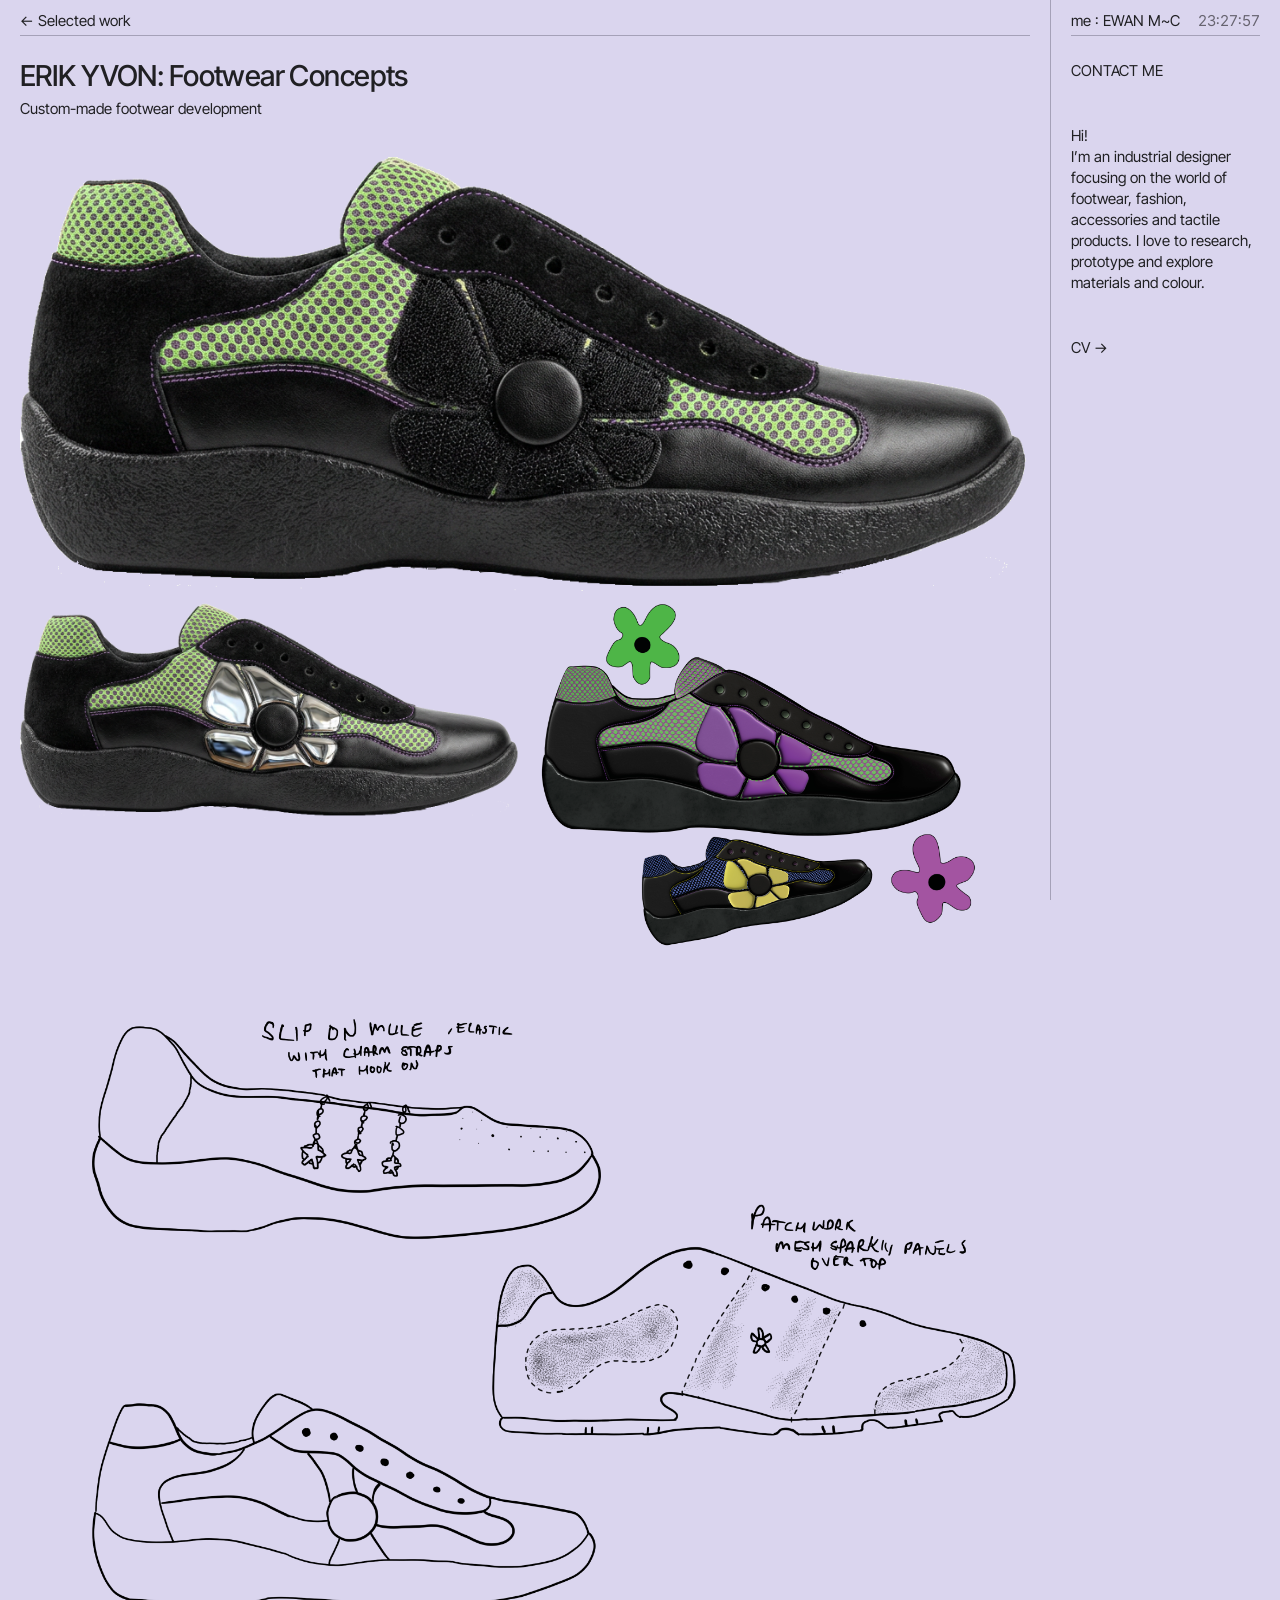
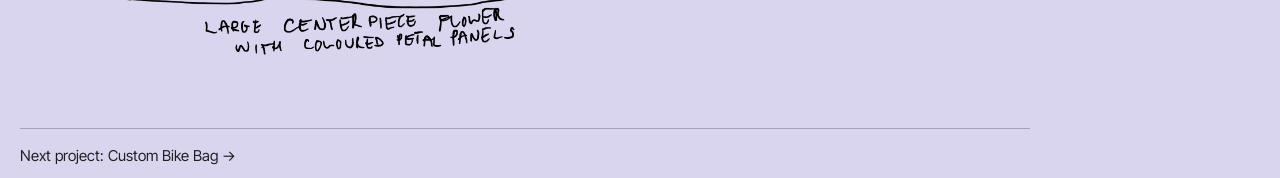
<file: erikyvontest.html>
<!doctype html>
<html lang="en"><head><meta charset="utf-8">
<meta name="viewport" content="width=device-width, initial-scale=1">
<title>ERIK YVON: Footwear Concepts</title>
<meta name="description" content="Developed as part of my final studies at RMIT and featured in the end-of-year showcase, this project draws inspiration from the rugged, experimental aesthetic of Oakley Factory Team footwear and the timeless silhouette of the Birkenstock Boston.">
<link rel="preconnect" href="https://fonts.googleapis.com"><link rel="preconnect" href="https://fonts.gstatic.com" crossorigin>
<link href="https://fonts.googleapis.com/css2?family=Inter+Tight:wght@400;500&display=swap" rel="stylesheet">
<link rel="stylesheet" href="style.css">
<link rel="stylesheet" href="project.css"></head>
<body class="project"><div class="shell">
<main class="left"><div class="bar"><a href="index.html">← Selected work</a></div>
<div class="head"><h1>ERIK YVON: Footwear Concepts</h1><p class="cat">Custom-made footwear development</p></div>
<div class="gal">
<div class="gal"><span class="img" data-file="images/erikyvon-1.jpg"><img src="images/erikyvon-1.jpg" alt="" onerror="this.parentNode.classList.add('missing')"></span><div class="pair"><span class="img" data-file="images/erikyvon-2.jpg"><img src="images/erikyvon-2.jpg" alt="" onerror="this.parentNode.classList.add('missing')"></span><span class="img" data-file="images/erikyvon-3.jpg"><img src="images/erikyvon-3.jpg" alt="" onerror="this.parentNode.classList.add('missing')"></span></div><span class="img" data-file="images/erikyvon-4.jpg"><img src="images/erikyvon-4.jpg" alt="" onerror="this.parentNode.classList.add('missing')"></span></div>
<div class="bar end"><a href="bikebag.html">Next project: Custom Bike Bag →</a></div></main>
<aside id="panel" class="panel"></aside>
</div><script src="site.js" defer></script></body></html>
</file>
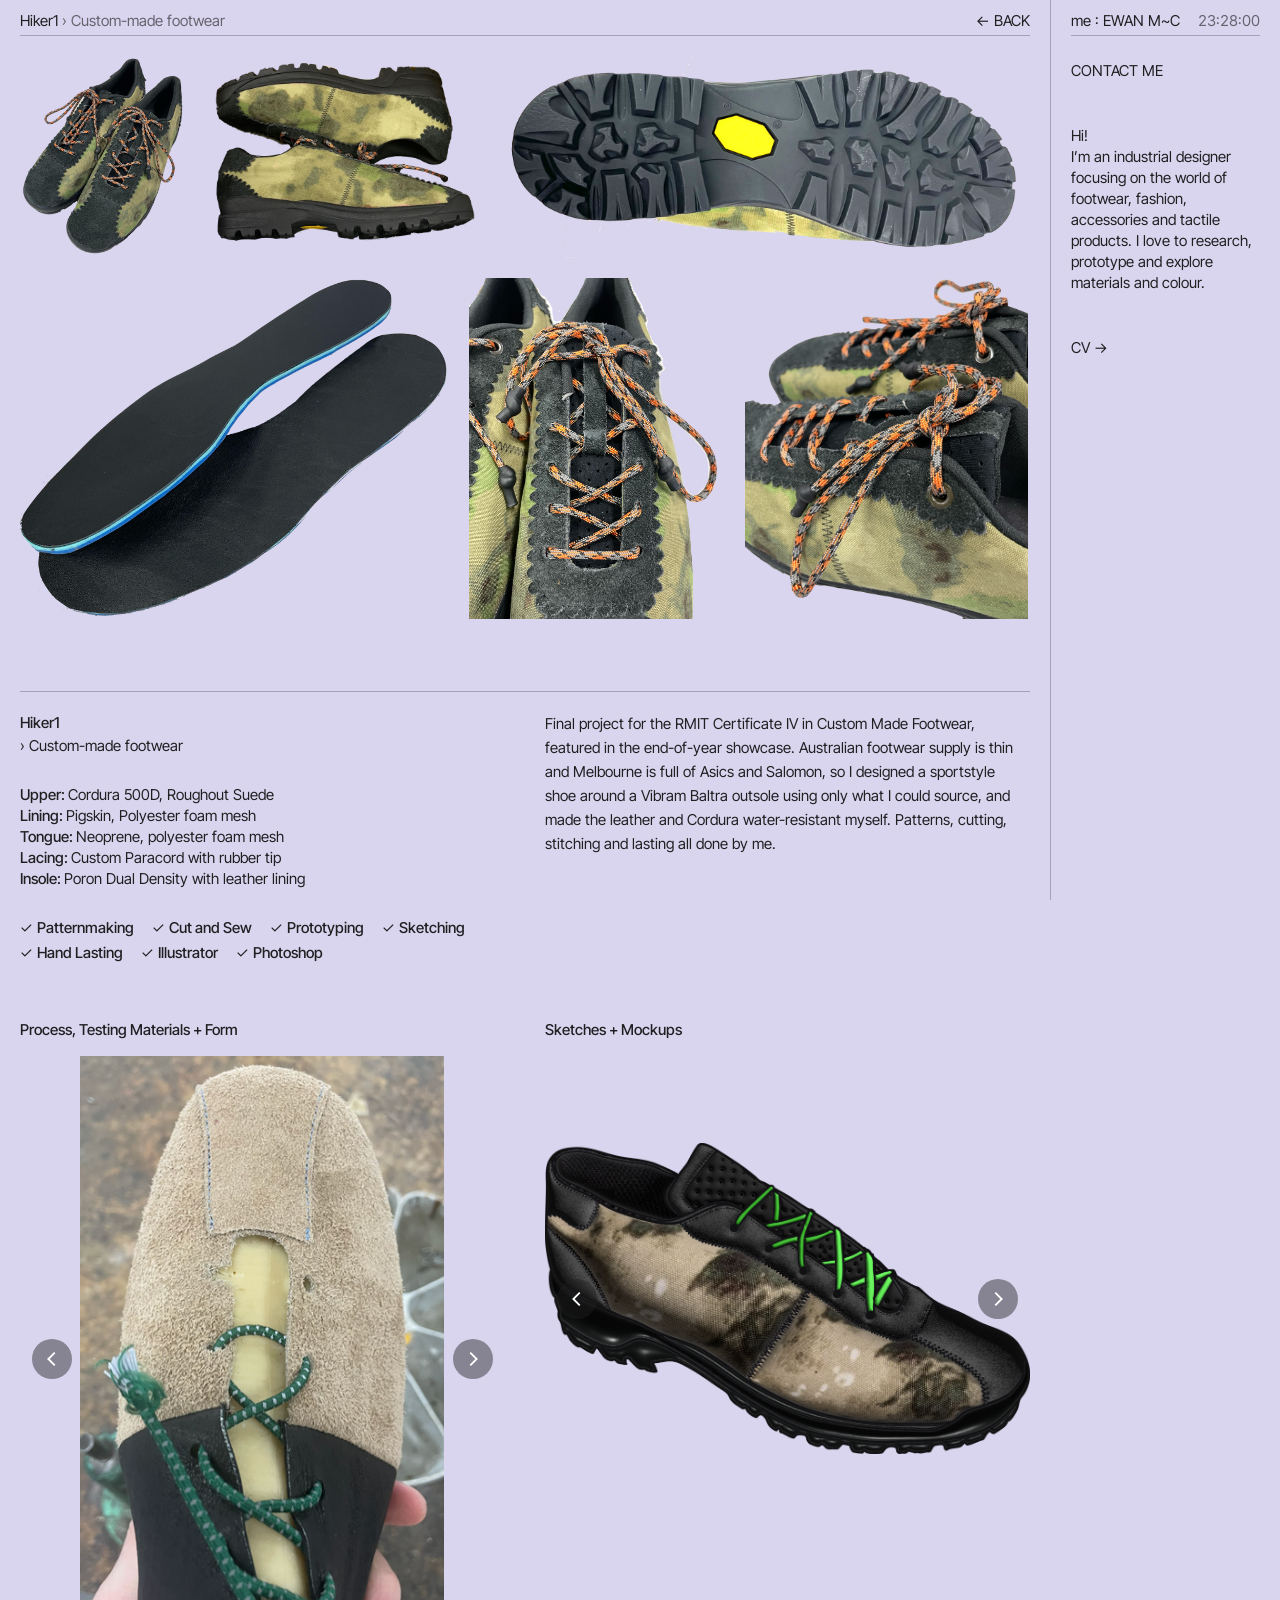
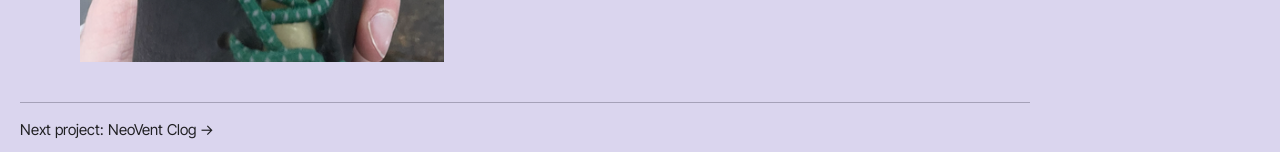
<file: hiker (2).html>
<!doctype html>
<html lang="en"><head><meta charset="utf-8">
<meta name="viewport" content="width=device-width, initial-scale=1">
<title>Hiker1 | EWAN M~C</title>
<meta name="description" content="This RMIT showcase project blends modern “sportstyle” with a technical outsole for trail and urban use.">
<link rel="preconnect" href="https://fonts.googleapis.com"><link rel="preconnect" href="https://fonts.gstatic.com" crossorigin>
<link href="https://fonts.googleapis.com/css2?family=Inter+Tight:wght@400;500&display=swap" rel="stylesheet">
<link rel="stylesheet" href="style.css">
<link rel="stylesheet" href="project.css"></head>
<body class="project"><div class="shell">
<main class="left"><div class="bar" style="display:flex;justify-content:space-between"><span>Hiker1 <span style="color:var(--grey)">› Custom-made footwear</span></span><a href="index.html">← BACK</a></div>
<div class="gal" data-justified style="margin-top:20px"><span class="img" data-file="images/hiker-1.jpg"><img src="images/hiker-1.jpg" alt="" onerror="this.parentNode.classList.add('missing')"></span><span class="img" data-file="images/hiker-2.jpg"><img src="images/hiker-2.jpg" alt="" onerror="this.parentNode.classList.add('missing')"></span><span class="img" data-file="images/hiker-3.jpg"><img src="images/hiker-3.jpg" alt="" onerror="this.parentNode.classList.add('missing')"></span><span class="img" data-file="images/hiker-4.jpg"><img src="images/hiker-4.jpg" alt="" onerror="this.parentNode.classList.add('missing')"></span><span class="img" data-file="images/hiker-5.jpg"><img src="images/hiker-5.jpg" alt="" onerror="this.parentNode.classList.add('missing')"></span><span class="img" data-file="images/hiker-6.jpg"><img src="images/hiker-6.jpg" alt="" onerror="this.parentNode.classList.add('missing')"></span></div>
<section class="detail">
<div class="facts"><h2>Hiker1</h2><p class="sub">Custom-made footwear</p>
<dl class="specs"><div><dt>Upper</dt><dd>Cordura 500D, Roughout Suede</dd></div><div><dt>Lining</dt><dd>Pigskin, Polyester foam mesh</dd></div><div><dt>Tongue</dt><dd>Neoprene, polyester foam mesh</dd></div><div><dt>Lacing</dt><dd>Custom Paracord with rubber tip</dd></div><div><dt>Insole</dt><dd>Poron Dual Density with leather lining</dd></div></dl>
<ul class="skills"><li>Patternmaking</li><li>Cut and Sew</li><li>Prototyping</li><li>Sketching</li><li>Hand Lasting</li><li>Illustrator</li><li>Photoshop</li></ul></div>
<p class="about">Final project for the RMIT Certificate IV in Custom Made Footwear, featured in the end-of-year showcase. Australian footwear supply is thin and Melbourne is full of Asics and Salomon, so I designed a sportstyle shoe around a Vibram Baltra outsole using only what I could source, and made the leather and Cordura water-resistant myself. Patterns, cutting, stitching and lasting all done by me.</p>
<div><h3>Process, Testing Materials + Form</h3><div class="slides" data-slideshow style="--ratio:4/5" role="group" aria-roledescription="carousel" aria-label="Process photos and videos"><div class="slides-track" tabindex="0"><figure class="slide" data-file="images/hiker-process-1.jpg"><img src="images/hiker-process-1.jpg" alt="Process photo 1" onerror="this.parentNode.classList.add('missing')"></figure><figure class="slide" data-file="images/hiker-process-2.jpg"><img src="images/hiker-process-2.jpg" alt="Process photo 2" onerror="this.parentNode.classList.add('missing')"></figure><figure class="slide" data-file="images/hiker-process-3.jpg"><img src="images/hiker-process-3.jpg" alt="Process photo 3" onerror="this.parentNode.classList.add('missing')"></figure><figure class="slide" data-file="images/hiker-process-4.mp4"><video src="images/hiker-process-4.mp4" muted loop playsinline preload="metadata" aria-label="Process video 4" onerror="this.parentNode.classList.add('missing')"></video></figure><figure class="slide" data-file="images/hiker-process-6.jpg"><img src="images/hiker-process-6.jpg" alt="Process photo 6" onerror="this.parentNode.classList.add('missing')"></figure><figure class="slide" data-file="images/hiker-process-7.jpg"><img src="images/hiker-process-7.jpg" alt="Process photo 7" onerror="this.parentNode.classList.add('missing')"></figure><figure class="slide" data-file="images/hiker-process-8.mp4"><video src="images/hiker-process-8.mp4" muted loop playsinline preload="metadata" aria-label="Process video 8" onerror="this.parentNode.classList.add('missing')"></video></figure><figure class="slide" data-file="images/hiker-process-9.jpg"><img src="images/hiker-process-9.jpg" alt="Process photo 9" onerror="this.parentNode.classList.add('missing')"></figure></div><button type="button" class="slides-btn prev" aria-label="Previous image"><svg viewBox="0 0 24 24" width="22" height="22" aria-hidden="true"><path d="M15 5l-7 7 7 7" fill="none" stroke="currentColor" stroke-width="2"/></svg></button><button type="button" class="slides-btn next" aria-label="Next image"><svg viewBox="0 0 24 24" width="22" height="22" aria-hidden="true"><path d="M9 5l7 7-7 7" fill="none" stroke="currentColor" stroke-width="2"/></svg></button></div></div>
<div><h3>Sketches + Mockups</h3><div class="slides" data-slideshow style="--ratio:1/1" role="group" aria-roledescription="carousel" aria-label="Sketch or mockup"><div class="slides-track" tabindex="0"><figure class="slide" data-file="images/hiker-sketch-1.jpg"><img src="images/hiker-sketch-1.jpg" alt="Sketch or mockup 1" onerror="this.parentNode.classList.add('missing')"></figure><figure class="slide" data-file="images/hiker-sketch-2.jpg"><img src="images/hiker-sketch-2.jpg" alt="Sketch or mockup 2" onerror="this.parentNode.classList.add('missing')"></figure><figure class="slide" data-file="images/hiker-sketch-3.jpg"><img src="images/hiker-sketch-3.jpg" alt="Sketch or mockup 3" onerror="this.parentNode.classList.add('missing')"></figure><figure class="slide" data-file="images/hiker-sketch-4.jpg"><img src="images/hiker-sketch-4.jpg" alt="Sketch or mockup 4" onerror="this.parentNode.classList.add('missing')"></figure></div><button type="button" class="slides-btn prev" aria-label="Previous image"><svg viewBox="0 0 24 24" width="22" height="22" aria-hidden="true"><path d="M15 5l-7 7 7 7" fill="none" stroke="currentColor" stroke-width="2"/></svg></button><button type="button" class="slides-btn next" aria-label="Next image"><svg viewBox="0 0 24 24" width="22" height="22" aria-hidden="true"><path d="M9 5l7 7-7 7" fill="none" stroke="currentColor" stroke-width="2"/></svg></button></div></div>
</section>
<div class="bar end"><a href="clog.html">Next project: NeoVent Clog →</a></div></main>
<aside id="panel" class="panel"></aside>
</div><script src="site.js" defer></script><script src="slideshow.js" defer></script></body></html>
</file>
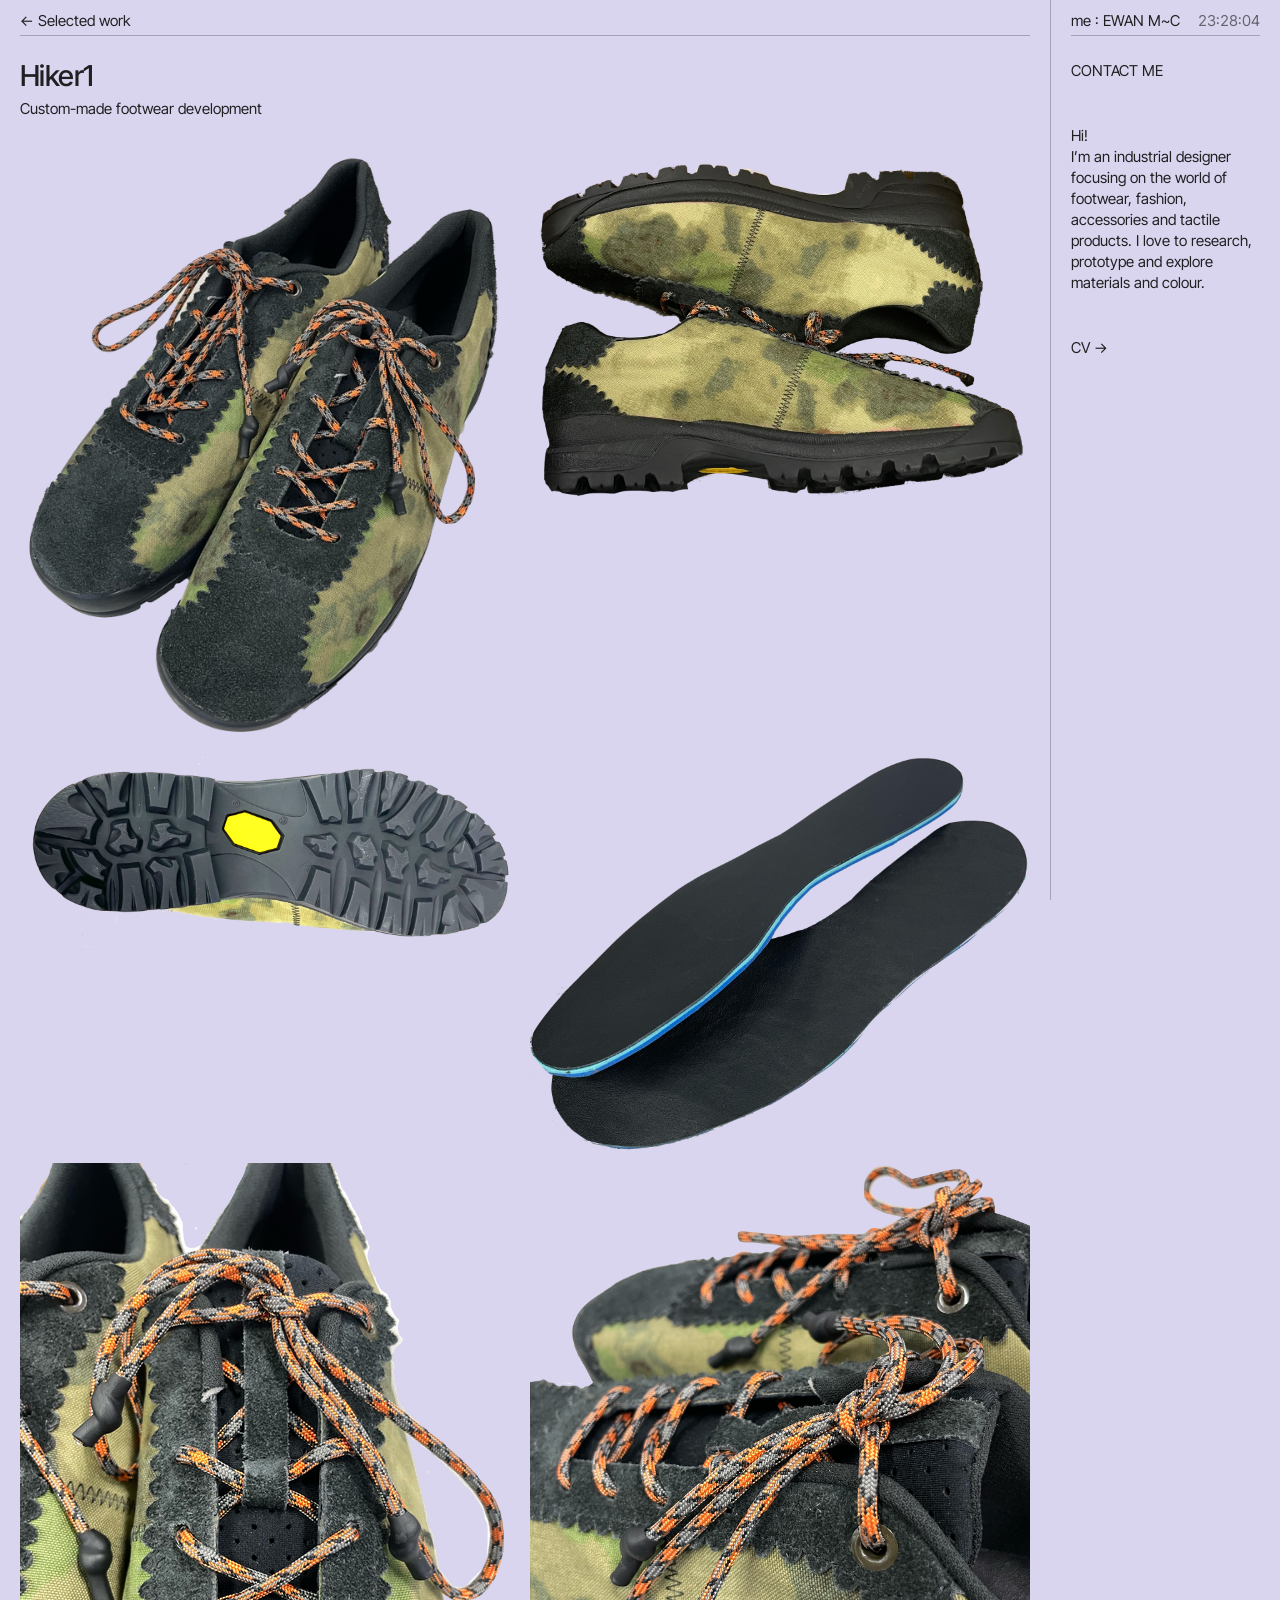
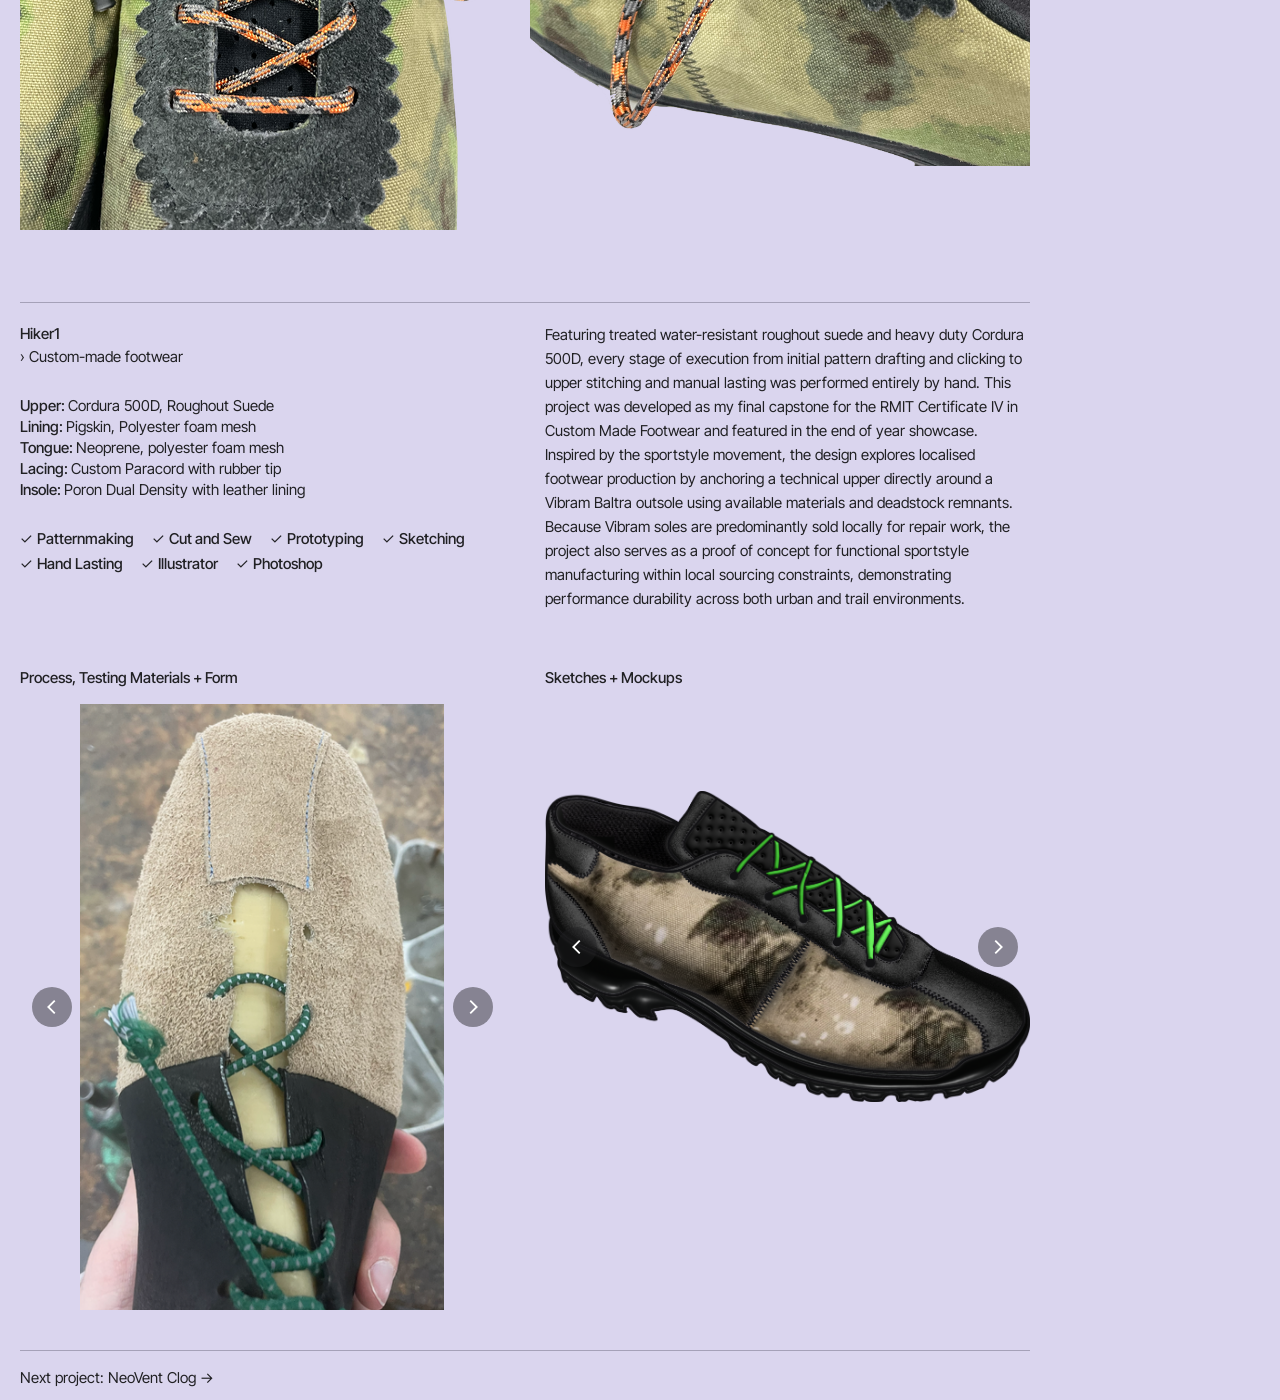
<file: hiker.html>
<!doctype html>
<html lang="en"><head><meta charset="utf-8">
<meta name="viewport" content="width=device-width, initial-scale=1">
<title>Hiker1</title>
<meta name="description" content="This RMIT showcase project blends modern “sportstyle” with a technical outsole for trail and urban use.">
<link rel="preconnect" href="https://fonts.googleapis.com"><link rel="preconnect" href="https://fonts.gstatic.com" crossorigin>
<link href="https://fonts.googleapis.com/css2?family=Inter+Tight:wght@400;500&display=swap" rel="stylesheet">
<link rel="stylesheet" href="style.css">
<link rel="stylesheet" href="project.css"></head>
<body class="project"><div class="shell">
<main class="left"><div class="bar"><a href="index.html">← Selected work</a></div>
<div class="head"><h1>Hiker1</h1><p class="cat">Custom-made footwear development</p></div>
<div class="gal">
  <!-- First row: 2 images -->
  <div class="pair">
    <span class="img" data-file="images/hiker-1.jpg"><img src="images/hiker-1.jpg" alt="" onerror="this.parentNode.classList.add('missing')"></span>
    <span class="img" data-file="images/hiker-2.jpg"><img src="images/hiker-2.jpg" alt="" onerror="this.parentNode.classList.add('missing')"></span>
  </div>
  <!-- Second row: 2 images -->
  <div class="pair">
    <span class="img" data-file="images/hiker-3.jpg"><img src="images/hiker-3.jpg" alt="" onerror="this.parentNode.classList.add('missing')"></span>
    <span class="img" data-file="images/hiker-4.jpg"><img src="images/hiker-4.jpg" alt="" onerror="this.parentNode.classList.add('missing')"></span>
  </div>
  <!-- Third row: 2 images -->
  <div class="pair">
    <span class="img" data-file="images/hiker-5.jpg"><img src="images/hiker-5.jpg" alt="" onerror="this.parentNode.classList.add('missing')"></span>
    <span class="img" data-file="images/hiker-6.jpg"><img src="images/hiker-6.jpg" alt="" onerror="this.parentNode.classList.add('missing')"></span>
  </div>
</div>
<section class="detail">
<div class="facts"><h2>Hiker1</h2><p class="sub">Custom-made footwear</p>
<dl class="specs"><div><dt>Upper</dt><dd>Cordura 500D, Roughout Suede</dd></div><div><dt>Lining</dt><dd>Pigskin, Polyester foam mesh</dd></div><div><dt>Tongue</dt><dd>Neoprene, polyester foam mesh</dd></div><div><dt>Lacing</dt><dd>Custom Paracord with rubber tip</dd></div><div><dt>Insole</dt><dd>Poron Dual Density with leather lining</dd></div></dl>
<ul class="skills"><li>Patternmaking</li><li>Cut and Sew</li><li>Prototyping</li><li>Sketching</li><li>Hand Lasting</li><li>Illustrator</li><li>Photoshop</li></ul></div>
<p class="about">Featuring treated water-resistant roughout suede and heavy duty Cordura 500D, every stage of execution from initial pattern drafting and clicking to upper stitching and manual lasting was performed entirely by hand. This project was developed as my final capstone for the RMIT Certificate IV in Custom Made Footwear and featured in the end of year showcase. Inspired by the sportstyle movement, the design explores localised footwear production by anchoring a technical upper directly around a Vibram Baltra outsole using available materials and deadstock remnants. Because Vibram soles are predominantly sold locally for repair work, the project also serves as a proof of concept for functional sportstyle manufacturing within local sourcing constraints, demonstrating performance durability across both urban and trail environments.</p>
<div><h3>Process, Testing Materials + Form</h3><div class="slides" data-slideshow style="--ratio:4/5" role="group" aria-roledescription="carousel" aria-label="Process photos and videos"><div class="slides-track" tabindex="0"><figure class="slide" data-file="images/hiker-process-1.jpg"><img src="images/hiker-process-1.jpg" alt="Process photo 1" onerror="this.parentNode.classList.add('missing')"></figure><figure class="slide" data-file="images/hiker-process-2.jpg"><img src="images/hiker-process-2.jpg" alt="Process photo 2" onerror="this.parentNode.classList.add('missing')"></figure><figure class="slide" data-file="images/hiker-process-3.jpg"><img src="images/hiker-process-3.jpg" alt="Process photo 3" onerror="this.parentNode.classList.add('missing')"></figure><figure class="slide" data-file="images/hiker-process-4.mp4"><video src="images/hiker-process-4.mp4" muted loop playsinline preload="metadata" aria-label="Process video 4" onerror="this.parentNode.classList.add('missing')"></video></figure><figure class="slide" data-file="images/hiker-process-6.jpg"><img src="images/hiker-process-6.jpg" alt="Process photo 6" onerror="this.parentNode.classList.add('missing')"></figure><figure class="slide" data-file="images/hiker-process-7.jpg"><img src="images/hiker-process-7.jpg" alt="Process photo 7" onerror="this.parentNode.classList.add('missing')"></figure><figure class="slide" data-file="images/hiker-process-8.mp4"><video src="images/hiker-process-8.mp4" muted loop playsinline preload="metadata" aria-label="Process video 8" onerror="this.parentNode.classList.add('missing')"></video></figure><figure class="slide" data-file="images/hiker-process-9.jpg"><img src="images/hiker-process-9.jpg" alt="Process photo 9" onerror="this.parentNode.classList.add('missing')"></figure></div><button type="button" class="slides-btn prev" aria-label="Previous image"><svg viewBox="0 0 24 24" width="22" height="22" aria-hidden="true"><path d="M15 5l-7 7 7 7" fill="none" stroke="currentColor" stroke-width="2"/></svg></button><button type="button" class="slides-btn next" aria-label="Next image"><svg viewBox="0 0 24 24" width="22" height="22" aria-hidden="true"><path d="M9 5l7 7-7 7" fill="none" stroke="currentColor" stroke-width="2"/></svg></button></div></div>
<div><h3>Sketches + Mockups</h3><div class="slides" data-slideshow style="--ratio:1/1" role="group" aria-roledescription="carousel" aria-label="Sketch or mockup"><div class="slides-track" tabindex="0"><figure class="slide" data-file="images/hiker-sketch-1.jpg"><img src="images/hiker-sketch-1.jpg" alt="Sketch or mockup 1" onerror="this.parentNode.classList.add('missing')"></figure><figure class="slide" data-file="images/hiker-sketch-2.jpg"><img src="images/hiker-sketch-2.jpg" alt="Sketch or mockup 2" onerror="this.parentNode.classList.add('missing')"></figure><figure class="slide" data-file="images/hiker-sketch-3.jpg"><img src="images/hiker-sketch-3.jpg" alt="Sketch or mockup 3" onerror="this.parentNode.classList.add('missing')"></figure><figure class="slide" data-file="images/hiker-sketch-4.jpg"><img src="images/hiker-sketch-4.jpg" alt="Sketch or mockup 4" onerror="this.parentNode.classList.add('missing')"></figure></div><button type="button" class="slides-btn prev" aria-label="Previous image"><svg viewBox="0 0 24 24" width="22" height="22" aria-hidden="true"><path d="M15 5l-7 7 7 7" fill="none" stroke="currentColor" stroke-width="2"/></svg></button><button type="button" class="slides-btn next" aria-label="Next image"><svg viewBox="0 0 24 24" width="22" height="22" aria-hidden="true"><path d="M9 5l7 7-7 7" fill="none" stroke="currentColor" stroke-width="2"/></svg></button></div></div>
</section>
<div class="bar end"><a href="clog.html">Next project: NeoVent Clog →</a></div></main>
<aside id="panel" class="panel"></aside>
</div><script src="site.js" defer></script><script src="slideshow.js" defer></script></body></html>
</file>
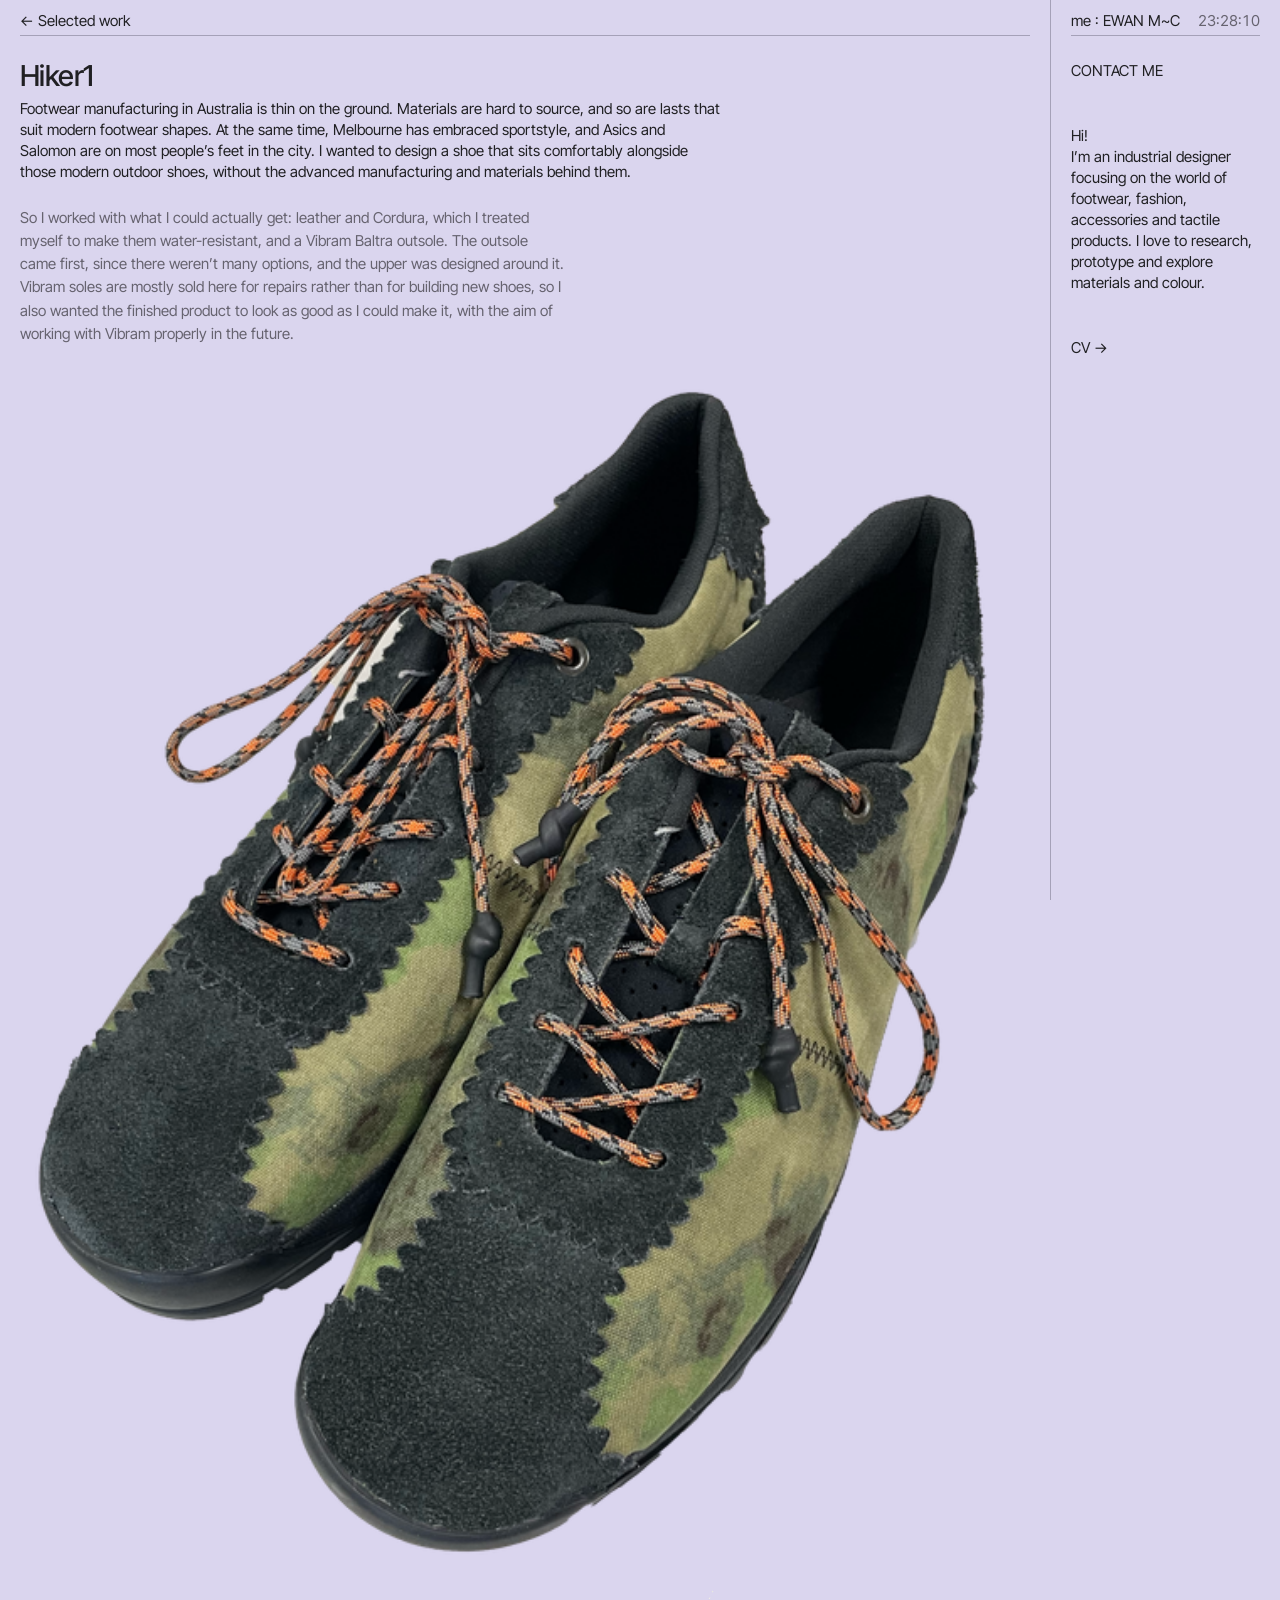
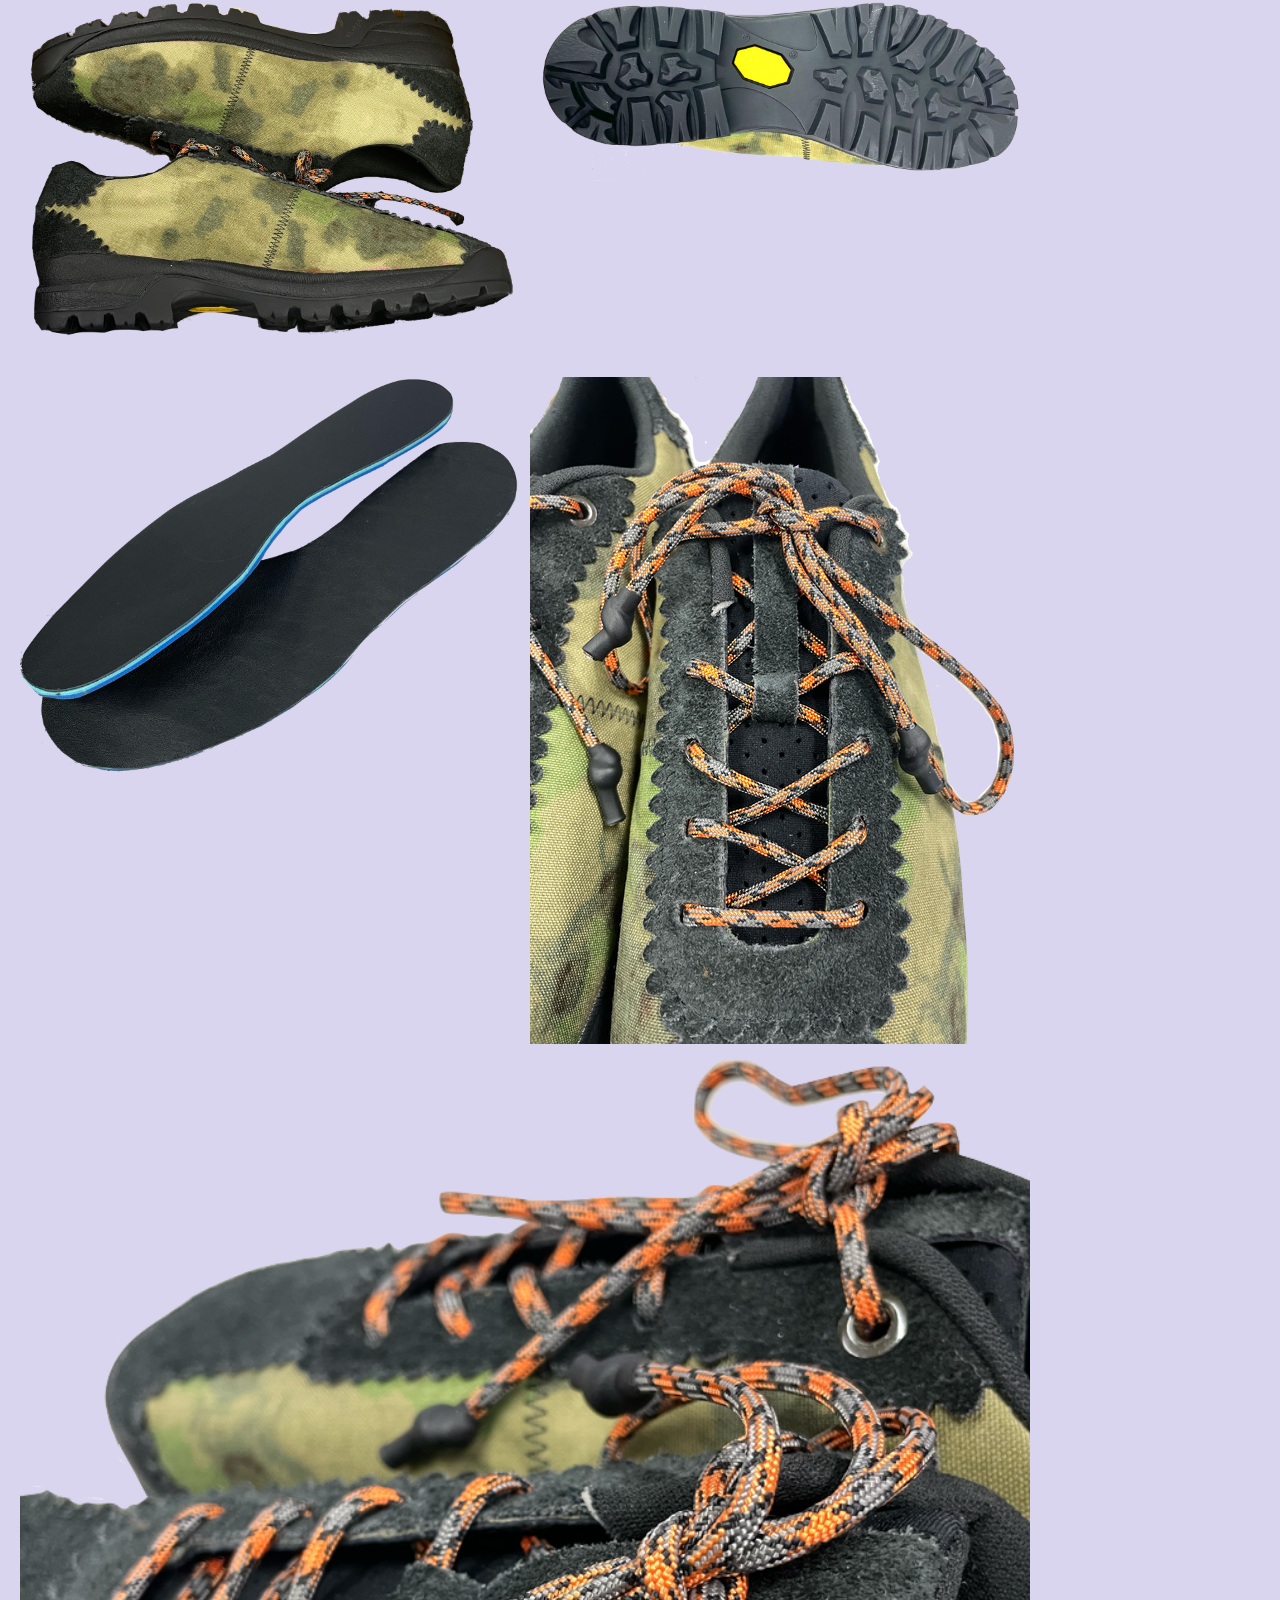
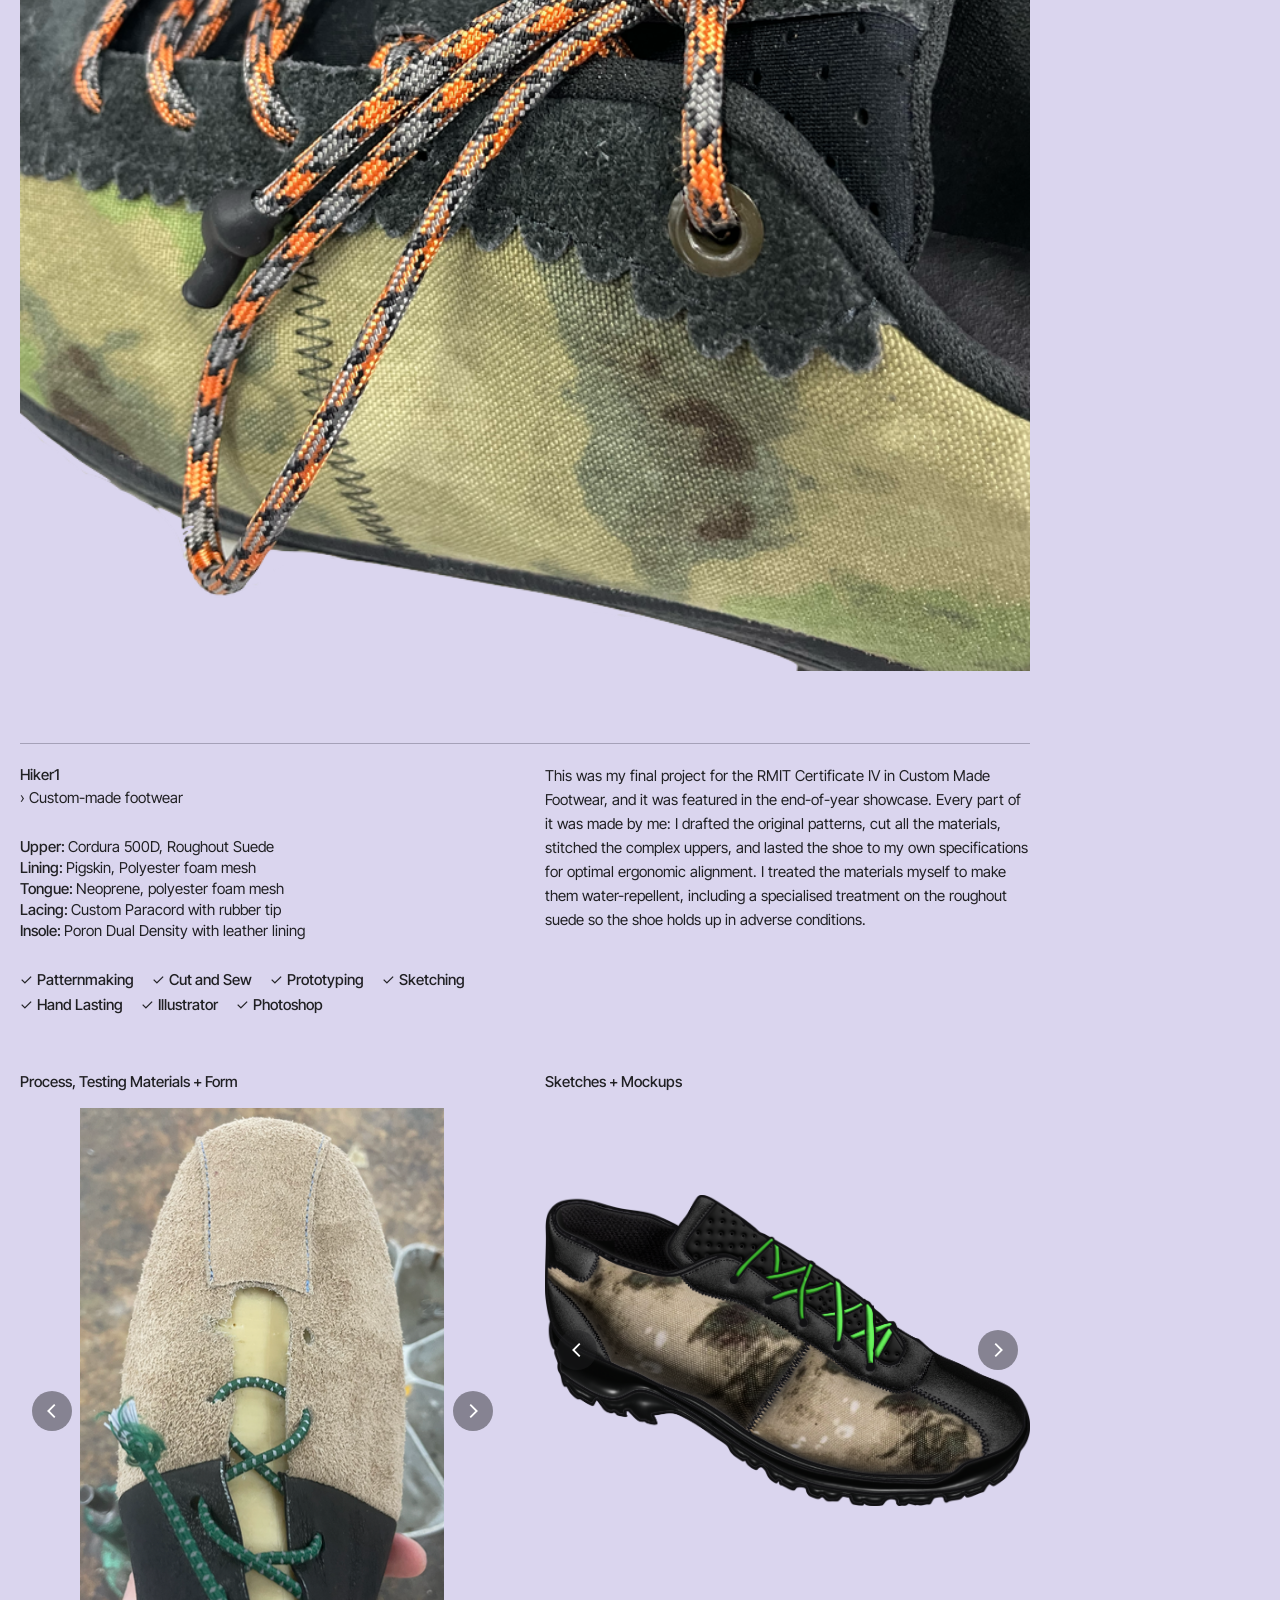
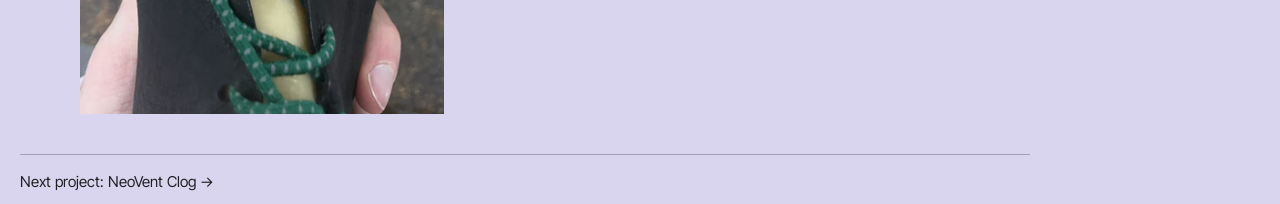
<file: hiker1.html>
<!doctype html>
<html lang="en"><head><meta charset="utf-8">
<meta name="viewport" content="width=device-width, initial-scale=1">
<title>Hiker1 | EWAN M~C</title>
<meta name="description" content="This RMIT showcase project blends modern “sportstyle” with a technical outsole for trail and urban use.">
<link rel="preconnect" href="https://fonts.googleapis.com"><link rel="preconnect" href="https://fonts.gstatic.com" crossorigin>
<link href="https://fonts.googleapis.com/css2?family=Inter+Tight:wght@400;500&display=swap" rel="stylesheet">
<link rel="stylesheet" href="style.css">
<link rel="stylesheet" href="project.css"></head>
<body class="project"><div class="shell">
<main class="left"><div class="bar"><a href="index.html">← Selected work</a></div>
<div class="head"><h1>Hiker1</h1><p class="cat">Footwear manufacturing in Australia is thin on the ground. Materials are hard to source, and so are lasts that suit modern footwear shapes. At the same time, Melbourne has embraced sportstyle, and Asics and Salomon are on most people’s feet in the city. I wanted to design a shoe that sits comfortably alongside those modern outdoor shoes, without the advanced manufacturing and materials behind them.</p><p class="desc">So I worked with what I could actually get: leather and Cordura, which I treated myself to make them water-resistant, and a Vibram Baltra outsole. The outsole came first, since there weren’t many options, and the upper was designed around it. Vibram soles are mostly sold here for repairs rather than for building new shoes, so I also wanted the finished product to look as good as I could make it, with the aim of working with Vibram properly in the future.</p></div>
<div class="gal"><span class="img" data-file="images/hiker-1.jpg"><img src="images/hiker-1.jpg" alt="" onerror="this.parentNode.classList.add('missing')"></span><div class="pair"><span class="img" data-file="images/hiker-2.jpg"><img src="images/hiker-2.jpg" alt="" onerror="this.parentNode.classList.add('missing')"></span><span class="img" data-file="images/hiker-3.jpg"><img src="images/hiker-3.jpg" alt="" onerror="this.parentNode.classList.add('missing')"></span></div><div class="pair"><span class="img" data-file="images/hiker-4.jpg"><img src="images/hiker-4.jpg" alt="" onerror="this.parentNode.classList.add('missing')"></span><span class="img" data-file="images/hiker-5.jpg"><img src="images/hiker-5.jpg" alt="" onerror="this.parentNode.classList.add('missing')"></span></div><span class="img" data-file="images/hiker-6.jpg"><img src="images/hiker-6.jpg" alt="" onerror="this.parentNode.classList.add('missing')"></span></div>
<section class="detail">
<div class="facts"><h2>Hiker1</h2><p class="sub">Custom-made footwear</p>
<dl class="specs"><div><dt>Upper</dt><dd>Cordura 500D, Roughout Suede</dd></div><div><dt>Lining</dt><dd>Pigskin, Polyester foam mesh</dd></div><div><dt>Tongue</dt><dd>Neoprene, polyester foam mesh</dd></div><div><dt>Lacing</dt><dd>Custom Paracord with rubber tip</dd></div><div><dt>Insole</dt><dd>Poron Dual Density with leather lining</dd></div></dl>
<ul class="skills"><li>Patternmaking</li><li>Cut and Sew</li><li>Prototyping</li><li>Sketching</li><li>Hand Lasting</li><li>Illustrator</li><li>Photoshop</li></ul></div>
<p class="about">This was my final project for the RMIT Certificate IV in Custom Made Footwear, and it was featured in the end-of-year showcase. Every part of it was made by me: I drafted the original patterns, cut all the materials, stitched the complex uppers, and lasted the shoe to my own specifications for optimal ergonomic alignment. I treated the materials myself to make them water-repellent, including a specialised treatment on the roughout suede so the shoe holds up in adverse conditions.</p>
<div><h3>Process, Testing Materials + Form</h3><div class="slides" data-slideshow style="--ratio:4/5" role="group" aria-roledescription="carousel" aria-label="Process photos and videos"><div class="slides-track" tabindex="0"><figure class="slide" data-file="images/hiker-process-1.jpg"><img src="images/hiker-process-1.jpg" alt="Process photo 1" onerror="this.parentNode.classList.add('missing')"></figure><figure class="slide" data-file="images/hiker-process-2.jpg"><img src="images/hiker-process-2.jpg" alt="Process photo 2" onerror="this.parentNode.classList.add('missing')"></figure><figure class="slide" data-file="images/hiker-process-3.jpg"><img src="images/hiker-process-3.jpg" alt="Process photo 3" onerror="this.parentNode.classList.add('missing')"></figure><figure class="slide" data-file="images/hiker-process-4.mp4"><video src="images/hiker-process-4.mp4" muted loop playsinline preload="metadata" aria-label="Process video 4" onerror="this.parentNode.classList.add('missing')"></video></figure><figure class="slide" data-file="images/hiker-process-6.jpg"><img src="images/hiker-process-6.jpg" alt="Process photo 6" onerror="this.parentNode.classList.add('missing')"></figure><figure class="slide" data-file="images/hiker-process-7.jpg"><img src="images/hiker-process-7.jpg" alt="Process photo 7" onerror="this.parentNode.classList.add('missing')"></figure><figure class="slide" data-file="images/hiker-process-8.mp4"><video src="images/hiker-process-8.mp4" muted loop playsinline preload="metadata" aria-label="Process video 8" onerror="this.parentNode.classList.add('missing')"></video></figure><figure class="slide" data-file="images/hiker-process-9.jpg"><img src="images/hiker-process-9.jpg" alt="Process photo 9" onerror="this.parentNode.classList.add('missing')"></figure></div><button type="button" class="slides-btn prev" aria-label="Previous image"><svg viewBox="0 0 24 24" width="22" height="22" aria-hidden="true"><path d="M15 5l-7 7 7 7" fill="none" stroke="currentColor" stroke-width="2"/></svg></button><button type="button" class="slides-btn next" aria-label="Next image"><svg viewBox="0 0 24 24" width="22" height="22" aria-hidden="true"><path d="M9 5l7 7-7 7" fill="none" stroke="currentColor" stroke-width="2"/></svg></button></div></div>
<div><h3>Sketches + Mockups</h3><div class="slides" data-slideshow style="--ratio:1/1" role="group" aria-roledescription="carousel" aria-label="Sketch or mockup"><div class="slides-track" tabindex="0"><figure class="slide" data-file="images/hiker-sketch-1.jpg"><img src="images/hiker-sketch-1.jpg" alt="Sketch or mockup 1" onerror="this.parentNode.classList.add('missing')"></figure><figure class="slide" data-file="images/hiker-sketch-2.jpg"><img src="images/hiker-sketch-2.jpg" alt="Sketch or mockup 2" onerror="this.parentNode.classList.add('missing')"></figure><figure class="slide" data-file="images/hiker-sketch-3.jpg"><img src="images/hiker-sketch-3.jpg" alt="Sketch or mockup 3" onerror="this.parentNode.classList.add('missing')"></figure><figure class="slide" data-file="images/hiker-sketch-4.jpg"><img src="images/hiker-sketch-4.jpg" alt="Sketch or mockup 4" onerror="this.parentNode.classList.add('missing')"></figure></div><button type="button" class="slides-btn prev" aria-label="Previous image"><svg viewBox="0 0 24 24" width="22" height="22" aria-hidden="true"><path d="M15 5l-7 7 7 7" fill="none" stroke="currentColor" stroke-width="2"/></svg></button><button type="button" class="slides-btn next" aria-label="Next image"><svg viewBox="0 0 24 24" width="22" height="22" aria-hidden="true"><path d="M9 5l7 7-7 7" fill="none" stroke="currentColor" stroke-width="2"/></svg></button></div></div>
</section>
<div class="bar end"><a href="clog.html">Next project: NeoVent Clog →</a></div></main>
<aside id="panel" class="panel"></aside>
</div><script src="site.js" defer></script><script src="slideshow.js" defer></script></body></html>
</file>
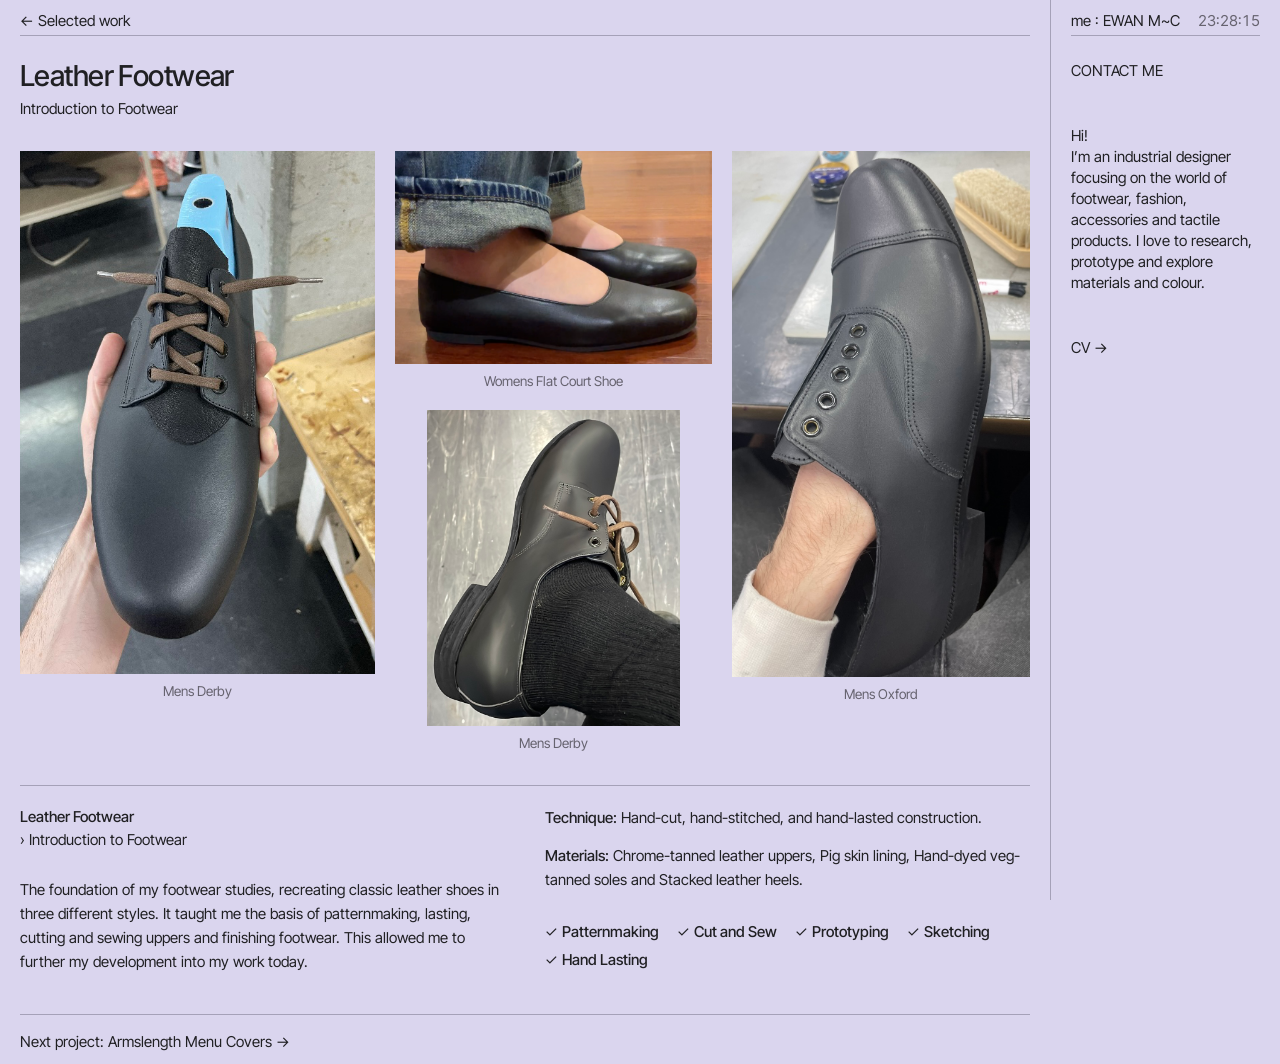
<file: leatherfootwear.html>
<!doctype html>
<html lang="en"><head><meta charset="utf-8">
<meta name="viewport" content="width=device-width, initial-scale=1">
<title>Leather Footwear</title>
<meta name="description" content="The foundation of my footwear studies, recreating classic leather shoes in three different styles.">
<link rel="preconnect" href="https://fonts.googleapis.com"><link rel="preconnect" href="https://fonts.gstatic.com" crossorigin>
<link href="https://fonts.googleapis.com/css2?family=Inter+Tight:wght@400;500&display=swap" rel="stylesheet">
<link rel="stylesheet" href="style.css">
<link rel="stylesheet" href="project.css">
<style>
.lf{display:grid;grid-template-columns:1.12fr 1fr .94fr;gap:20px;align-items:start}
.lf .col{display:grid;gap:20px}
.lf figure{margin:0}
.lf figcaption{margin-top:8px;color:var(--grey);font-size:.9em;text-align:center}
.detail .about p{margin:0 0 14px}
@media(max-width:800px){.lf{grid-template-columns:1fr}}
</style></head>
<body class="project"><div class="shell">
<main class="left"><div class="bar"><a href="index.html">← Selected work</a></div>
<div class="head"><h1>Leather Footwear</h1><p class="cat">Introduction to Footwear</p></div>
<div class="lf">
  <figure><span class="img" data-file="images/leatherfootwear-1.jpg"><img src="images/leatherfootwear-1.jpg" alt="Mens derby shoe held on its last" onerror="this.parentNode.classList.add('missing')"></span><figcaption>Mens Derby</figcaption></figure>
  <div class="col">
    <figure><span class="img" data-file="images/leatherfootwear-2.jpg"><img src="images/leatherfootwear-2.jpg" alt="Womens flat court shoe on foot" onerror="this.parentNode.classList.add('missing')"></span><figcaption>Womens Flat Court Shoe</figcaption></figure>
    <figure style="max-width:80%;margin:0 auto"><span class="img" data-file="images/leatherfootwear-3.jpg"><img src="images/leatherfootwear-3.jpg" alt="Mens derby shoe on foot" onerror="this.parentNode.classList.add('missing')"></span><figcaption>Mens Derby</figcaption></figure>
  </div>
  <figure><span class="img" data-file="images/leatherfootwear-4.jpg"><img src="images/leatherfootwear-4.jpg" alt="Mens oxford shoe on foot" onerror="this.parentNode.classList.add('missing')"></span><figcaption>Mens Oxford</figcaption></figure>
</div>
<section class="detail" style="margin-top:32px">
<div class="facts"><h2>Leather Footwear</h2><p class="sub">Introduction to Footwear</p>
<p style="margin:28px 0 0;max-width:46rem;line-height:1.6">The foundation of my footwear studies, recreating classic leather shoes in three different styles. It taught me the basis of patternmaking, lasting, cutting and sewing uppers and finishing footwear. This allowed me to further my development into my work today.</p></div>
<div class="about"><p><span style="font-weight:500">Technique:</span> Hand-cut, hand-stitched, and hand-lasted construction.</p><p><span style="font-weight:500">Materials:</span> Chrome-tanned leather uppers, Pig skin lining, Hand-dyed veg-tanned soles and Stacked leather heels.</p>
<ul class="skills"><li>Patternmaking</li><li>Cut and Sew</li><li>Prototyping</li><li>Sketching</li><li>Hand Lasting</li></ul></div>
</section>
<div class="bar end"><a href="armslength.html">Next project: Armslength Menu Covers →</a></div></main>
<aside id="panel" class="panel"></aside>
</div><script src="site.js" defer></script><script src="slideshow.js" defer></script></body></html>
</file>
<file: style.css>
:root{--bg:#dad5ee;--ink:#202023;--grey:#66636f;--line:#a5a1b8;--tint:rgba(255,255,255,.35)}
*{box-sizing:border-box}
body{margin:0;background:var(--bg);color:var(--ink);font:400 15px/1.4 "Inter Tight",system-ui,sans-serif}
a{color:inherit}
a:focus-visible,button:focus-visible{outline:2px solid var(--ink);outline-offset:3px}
.shell{display:grid;grid-template-columns:minmax(0,1fr) clamp(300px,28vw,520px);min-height:100vh}
.left{padding:10px 20px 60px}
.bar{padding-bottom:4px;border-bottom:1px solid var(--line)}
.bar h1,.bar a{margin:0;font-size:1em;font-weight:400;text-decoration:none}
.bar a:hover{text-decoration:underline}
.bar.end{margin-top:40px;padding:16px 0 0;border:0;border-top:1px solid var(--line)}
.row{display:grid;grid-template-columns:58% 1fr;border-bottom:1px solid var(--line);padding:20px 0}
.pic{display:block}
.txt{padding:0 0 0 4%}
.txt h2,.head h1{margin:0;font-size:1em;font-weight:400}
.cat{margin:0;font-size:1em}
.desc{margin:24px 0 0;max-width:34rem;color:var(--grey);font-size:1em;line-height:1.55}
.view{display:inline-block;margin-top:48px;padding:10px 20px;border:1px solid var(--ink);border-radius:999px;text-decoration:none}
.view::after{content:"";position:absolute;inset:0}
.row{position:relative}
.row:hover .view,.view:focus-visible{background:var(--ink);color:var(--bg)}
.img{display:block}
.img img{display:block;width:100%;height:auto}
.img.missing{aspect-ratio:4/3;background:var(--tint);position:relative}
.img.missing img{display:none}
.img.missing::before{content:attr(data-file);position:absolute;inset:0;display:grid;place-items:center;padding:1rem;text-align:center;color:var(--grey);font-size:.85rem}
.head{max-width:44rem;padding:24px 0 32px}
.head h1{font-size:clamp(1.3rem,2.4vw,1.8rem);line-height:1.1;letter-spacing:-.02em;font-weight:500}
.head .cat{margin-top:6px}
.gal{display:grid;gap:10px}
.pair{display:grid;grid-template-columns:1fr 1fr;gap:10px}
.panel{position:sticky;top:0;height:100vh;overflow-y:auto;padding:10px 20px 20px;border-left:1px solid var(--line)}
.panel header{display:flex;justify-content:space-between;padding-bottom:4px;border-bottom:1px solid var(--line)}
.panel header span:last-child{color:var(--grey);font-variant-numeric:tabular-nums}
.panel p,.panel ul{margin:0}
.panel .info>*{margin-top:20px}
.panel .intro{margin-top:44px}
.panel .info{padding-top:4px}
.panel a{text-decoration:none}
.panel a:hover,.panel button:hover{text-decoration:underline}
.panel button{padding:0;border:0;background:none;color:inherit;font:inherit;cursor:pointer}
.cvview ul{list-style:none;padding:0}
.cvview li{margin-bottom:10px}
.cvview li span{color:var(--grey)}
.cvview .back{margin-top:20px;display:block}
/* CV mode: panel turns complementary lime and widens */
.shell{transition:grid-template-columns .4s ease}
.cv-open .shell{grid-template-columns:minmax(0,1fr) clamp(340px,40vw,640px)}
.panel{transition:background-color .4s ease}
.panel.cv-mode{background:#c8d4ff;--grey:#5a5c3c;--line:#aab062}
.cvview h2{margin:28px 0 10px;padding-bottom:4px;border-bottom:1px solid var(--line);font-size:.8em;font-weight:500;letter-spacing:.16em;text-transform:uppercase}
.cvview .job{margin-top:18px}
.cvview .job h3{margin:0;font-size:1em;font-weight:500}
.cvview .role{display:flex;justify-content:space-between;gap:12px;margin:2px 0 0}
.cvview .role span:last-child{flex:none;color:var(--grey)}
.cvview .note{margin-top:6px;color:var(--grey);font-size:.9em}
.cvview .what{margin-top:8px}
.cvview .edu strong{font-weight:500}
.cvview .sub{margin:14px 0 4px;font-weight:500}
.cvview .cols{columns:2;column-gap:20px}
.cvview .cols li{margin-bottom:4px;break-inside:avoid}
[hidden]{display:none!important}
@media(max-width:800px){
 .shell,.cv-open .shell{grid-template-columns:1fr}
 .panel{order:-1;position:static;height:auto;border:0;border-bottom:1px solid var(--line)}
 .project .panel .intro{display:none}
 .row{grid-template-columns:1fr}.txt{padding:12px 0 0}.view{margin-top:28px}
 .pair{grid-template-columns:1fr}
}

@media(prefers-reduced-motion:reduce){.shell,.panel{transition:none}}

/* Thinner info panel on project pages, so more room for the work */
@media(min-width:801px){
  .project .shell{grid-template-columns:minmax(0,1fr) clamp(220px,18vw,300px)}
  .project.cv-open .shell{grid-template-columns:minmax(0,1fr) clamp(340px,40vw,640px)}
}

/* Fullscreen image modal overlay */
.image-modal {
  display: none;
  position: fixed;
  inset: 0;
  z-index: 9999;
  background: rgba(32, 32, 35, 0.9);
  display: flex;
  align-items: center;
  justify-content: center;
  cursor: zoom-out;
}

.image-modal img {
  max-width: 90vw;
  max-height: 90vh;
  object-fit: contain;
  box-shadow: 0 20px 40px rgba(0,0,0,0.5);
}

/* Make gallery images look clickable */
.gal .img img {
  cursor: zoom-in;
  transition: transform 0.2s ease;
}

.gal .img img:hover {
  transform: scale(1.01);
}

.gal .img {
  margin: 0;
  padding: 0;
}

.pic[href="armslength.html"] .img{max-width:420px;margin:0 auto!important}
.pic[href="leatherfootwear.html"]{container-type:inline-size}
.pic[href="leatherfootwear.html"] .img{width:fit-content;max-width:100%;margin:0 auto!important}
.pic[href="leatherfootwear.html"] .img img{width:auto;max-width:100%;max-height:calc(100cqw / 1.053)}
.left{padding-bottom:12px}
</file>
<file: project.css>
/* Detail section and slideshows for project pages */
.detail{display:grid;grid-template-columns:1fr 1fr;gap:56px 40px;margin-top:72px;padding-top:20px;border-top:1px solid var(--line)}
.detail h2,.detail h3{margin:0;font-size:1em;font-weight:500}
.detail .sub{margin:2px 0 0}
.detail .sub::before{content:"› "}
.specs{margin:28px 0 0}
.specs dt{display:inline;font-weight:500}
.specs dt::after{content:": "}
.specs dd{display:inline;margin:0}
.specs div{display:block}
.skills{display:flex;flex-wrap:wrap;gap:4px 18px;margin:28px 0 0;padding:0;list-style:none}
.skills li{font-weight:500}
.skills li::before{content:"✓ ";font-weight:400}
.about{margin:0;max-width:46rem;line-height:1.6}
.detail h3{margin-bottom:16px}

.slides{position:relative}
.slides-track{display:flex;overflow-x:auto;scroll-snap-type:x mandatory;scroll-behavior:smooth;scrollbar-width:none;border-radius:16px}
.slides-track::-webkit-scrollbar{display:none}
.slide{position:relative;flex:0 0 100%;margin:0;scroll-snap-align:center;aspect-ratio:var(--ratio,4/5)}
.slide img,.slide video{display:block;width:100%;height:100%;object-fit:contain}
.slide.missing{background:rgba(255,255,255,.35)}
.slide.missing img,.slide.missing video{display:none}
.slide.missing::before{content:attr(data-file);position:absolute;inset:0;display:grid;place-items:center;padding:1rem;text-align:center;color:var(--grey);font-size:.85em}
.slides-btn{position:absolute;top:50%;translate:0 -50%;display:grid;place-items:center;width:40px;height:40px;padding:0;border:0;border-radius:50%;background:rgba(32,32,35,.45);color:#fff;cursor:pointer}
.slides-btn:hover{background:rgba(32,32,35,.7)}
.slides-btn:focus-visible{outline:2px solid var(--ink);outline-offset:3px}
.slides-btn.prev{left:12px}
.slides-btn.next{right:12px}
@media(max-width:800px){.detail{grid-template-columns:1fr}}
@media(prefers-reduced-motion:reduce){.slides-track{scroll-behavior:auto}}
</file>
